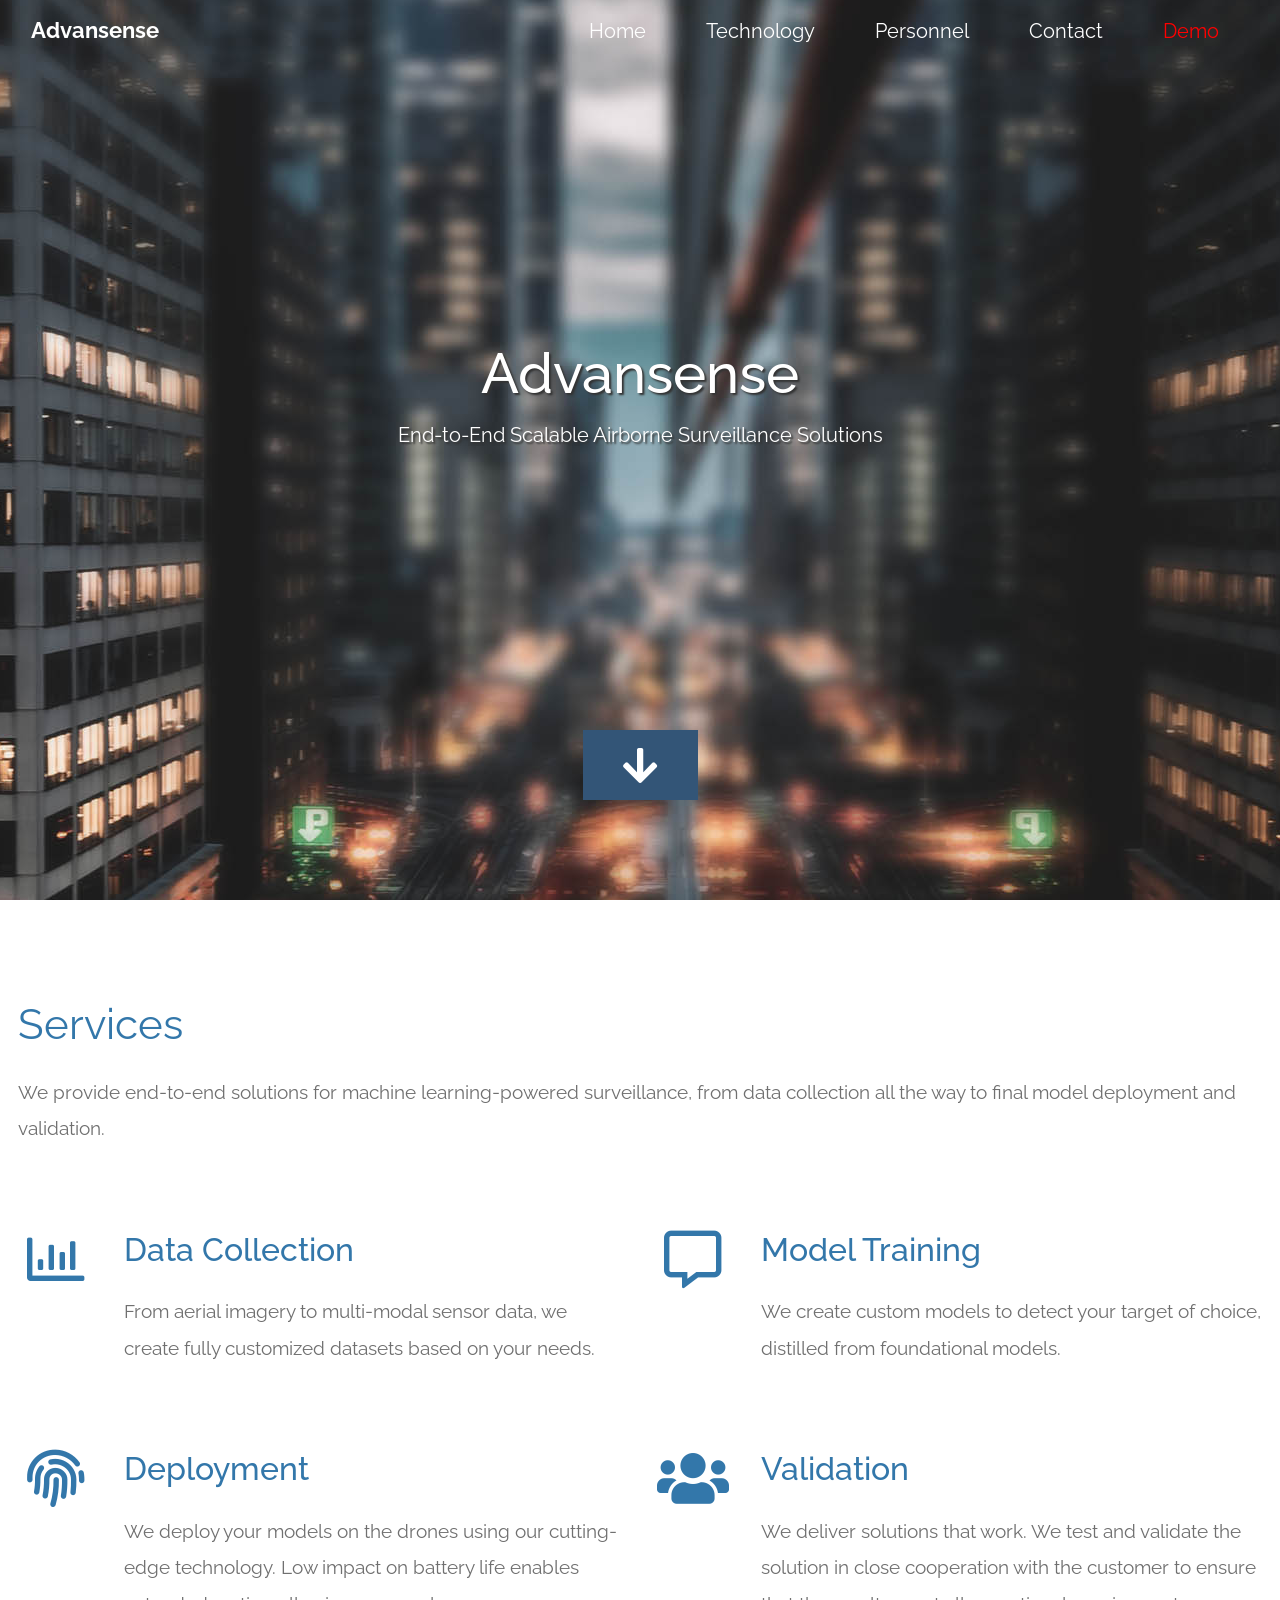
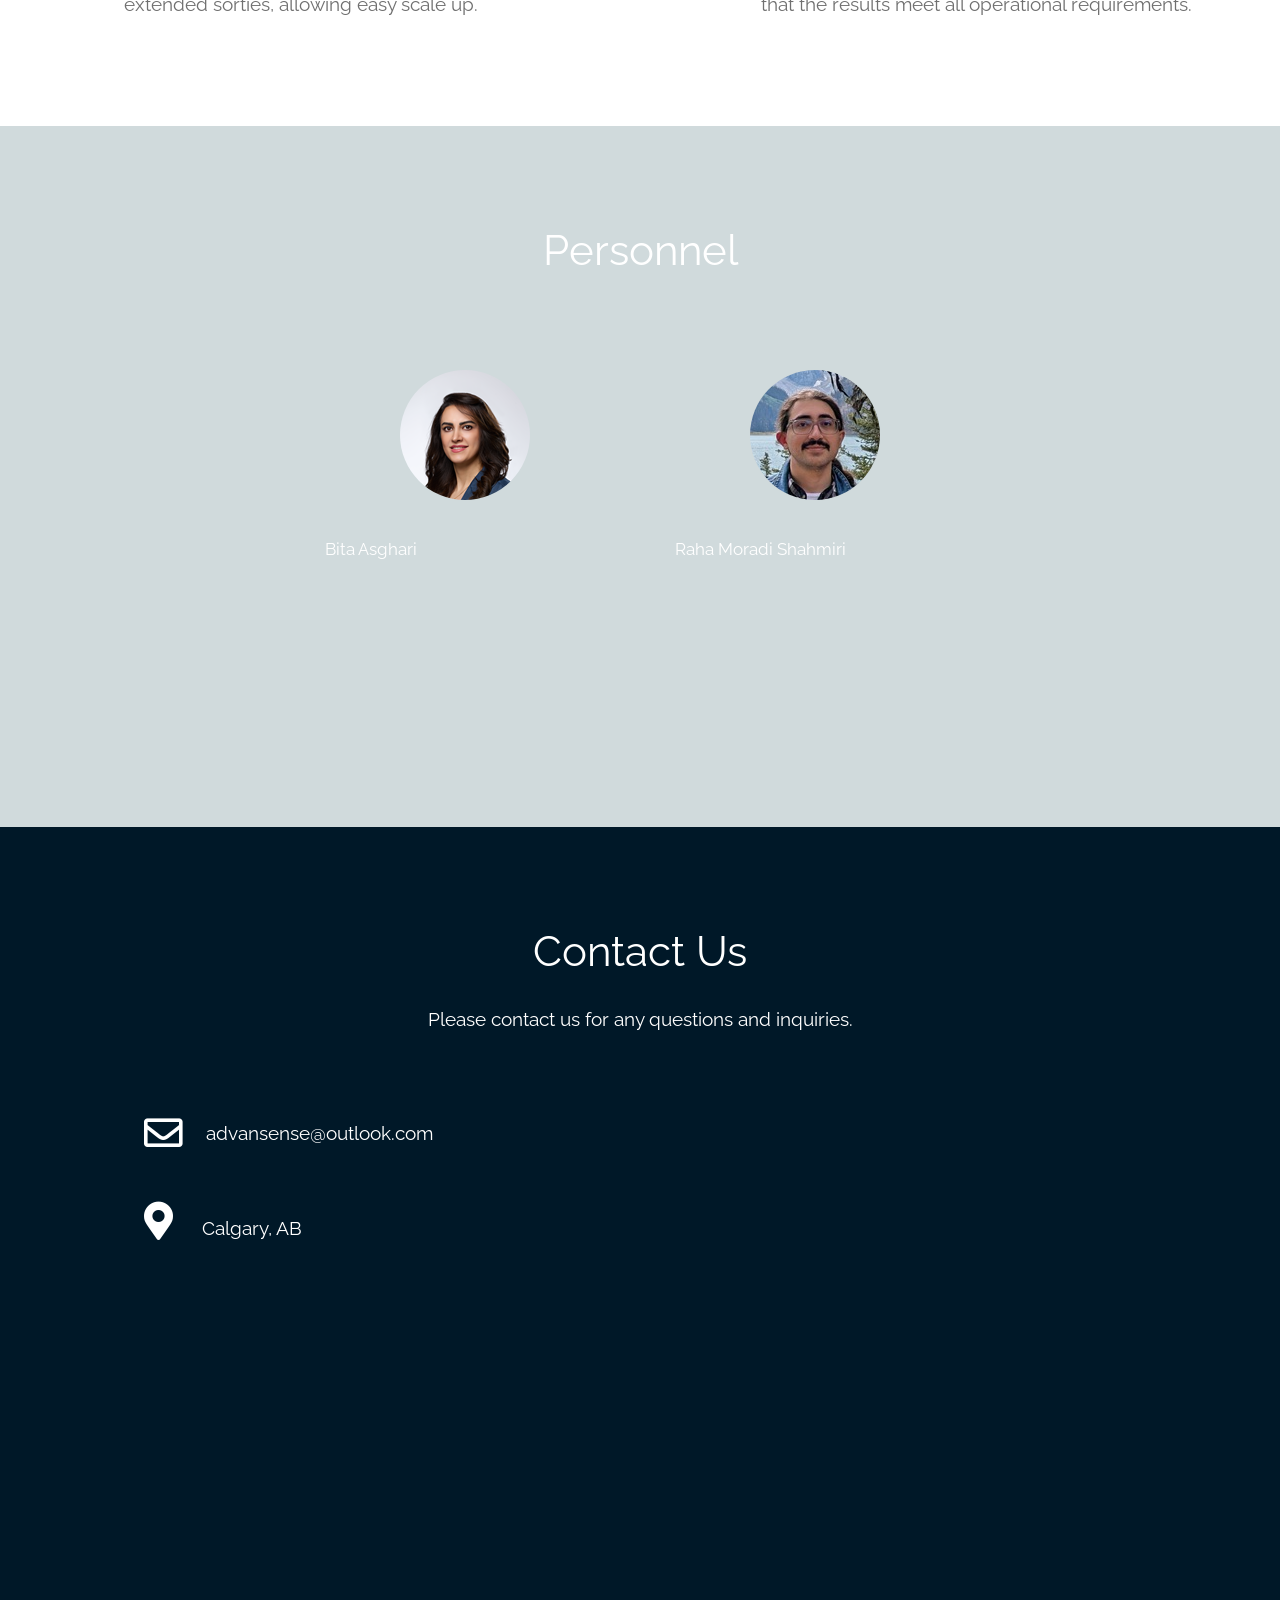
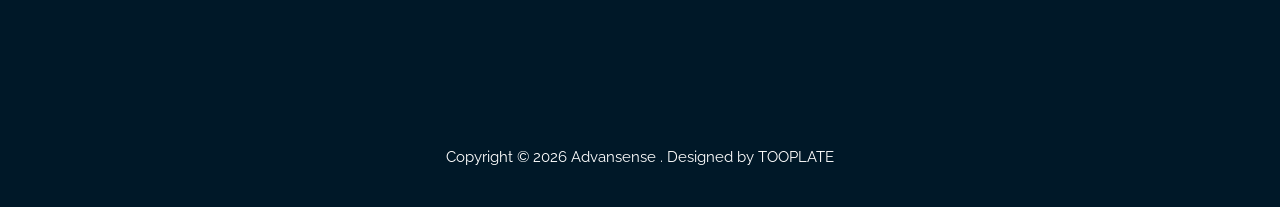
<file: index.html>
<!DOCTYPE html>
<html lang="en">
  <head>
    <meta charset="UTF-8" />
    <meta name="viewport" content="width=device-width, initial-scale=1.0" />
    <meta http-equiv="X-UA-Compatible" content="ie=edge" />
    <title>Advansense</title>
    <link rel="stylesheet" href="fontawesome-5.5/css/all.min.css" />
    <link rel="stylesheet" href="slick/slick.css">
    <link rel="stylesheet" href="slick/slick-theme.css">
    <link rel="stylesheet" href="magnific-popup/magnific-popup.css">
    <link rel="stylesheet" href="css/bootstrap.min.css" />
    <link rel="stylesheet" href="css/tooplate-infinite-loop.css" />
<!--
Tooplate 2117 Infinite Loop
https://www.tooplate.com/view/2117-infinite-loop
-->

  </head>
  <body>    
    <!-- Hero section -->
    <section id="infinite" class="text-white tm-font-big tm-parallax">
      <!-- Navigation -->
      <nav class="navbar navbar-expand-md tm-navbar" id="tmNav">              
        <div class="container">   
          <div class="tm-next">
              <a href="#infinite" class="navbar-brand">Advansense</a>
          </div>             
            
          <button class="navbar-toggler" type="button" data-toggle="collapse" data-target="#navbarSupportedContent" aria-controls="navbarSupportedContent" aria-expanded="false" aria-label="Toggle navigation">
            <i class="fas fa-bars navbar-toggler-icon"></i>
          </button>
          <div class="collapse navbar-collapse" id="navbarSupportedContent">
            <ul class="navbar-nav ml-auto">
              <li class="nav-item">
                  <a class="nav-link tm-nav-link" href="#infinite">Home</a>
              </li>
              <li class="nav-item">
                  <a class="nav-link tm-nav-link" href="#whatwedo">Technology</a>
              </li>
              <li class="nav-item">
                <a class="nav-link tm-nav-link" href="#testimonials">Personnel</a>
              </li>
			  <!--
              <li class="nav-item">
                  <a class="nav-link tm-nav-link" href="#gallery">Gallery</a>
              </li>
			  -->
              <li class="nav-item">
                  <a class="nav-link tm-nav-link" href="#contact">Contact</a>
              </li> 
              <li class="nav-item">
                  <a class="nav-link tm-nav-link--special" href="mission-studio-demo/index.html">Demo</a>
              </li>                    
            </ul>
          </div>        
        </div>
      </nav>
      
      <div class="text-center tm-hero-text-container">
        <div class="tm-hero-text-container-inner">
            <h2 class="tm-hero-title">Advansense</h2>
            <p class="tm-hero-subtitle">
              End-to-End Scalable Airborne Surveillance Solutions
            </p>
        </div>        
      </div>

      <div class="tm-next tm-intro-next">
        <a href="#whatwedo" class="text-center tm-down-arrow-link">
          <i class="fas fa-2x fa-arrow-down tm-down-arrow"></i>
        </a>
      </div>      
    </section>

    <section id="whatwedo" class="tm-section-pad-top">
      
      <div class="container">

            <div class="row tm-content-box"><!-- first row -->
                <div class="col-lg-12 col-xl-12">
                    <div class="tm-intro-text-container">
                        <h2 class="tm-text-primary mb-4 tm-section-title">Services</h2>
                        <p class="mb-4 tm-intro-text">
						We provide end-to-end solutions for machine learning-powered surveillance, from data collection all the way to final model deployment and validation. 
                        </p>
                    </div>
                </div>

            </div><!-- first row -->
            
            <div class="row tm-content-box"><!-- second row -->
        		<div class="col-lg-1">
                    <i class="far fa-3x fa-chart-bar text-center tm-icon"></i>
                </div>
                <div class="col-lg-5">
                    <div class="tm-intro-text-container">
                        <h2 class="tm-text-primary mb-4">Data Collection</h2>
                        <p class="mb-4 tm-intro-text">
                        From aerial imagery to multi-modal sensor data, we create fully customized datasets based on your needs. 
						</p>
                    </div>
                </div>
                
                <div class="col-lg-1">
                    <i class="far fa-3x fa-comment-alt text-center tm-icon"></i>
                </div>
                <div class="col-lg-5">
                    <div class="tm-intro-text-container">
                        <h2 class="tm-text-primary mb-4">Model Training</h2>
                        <p class="mb-4 tm-intro-text">
						We create custom models to detect your target of choice, distilled from foundational models. 
                        </p>
                    </div>
                </div>

            </div><!-- second row -->
            
            <div class="row tm-content-box"><!-- third row -->
        		<div class="col-lg-1">
                    <i class="fas fa-3x fa-fingerprint text-center tm-icon"></i>
                </div>
                <div class="col-lg-5">
                    <div class="tm-intro-text-container">
                        <h2 class="tm-text-primary mb-4">Deployment</h2>
                        <p class="mb-4 tm-intro-text">
						We deploy your models on the drones using our cutting-edge technology. Low impact on battery life enables extended sorties, allowing easy scale up. 
                        </p>
                    </div>
                </div>
                
                <div class="col-lg-1">
                    <i class="fas fa-3x fa-users text-center tm-icon"></i>
                </div>
                <div class="col-lg-5">
                    <div class="tm-intro-text-container">
                      <h2 class="tm-text-primary mb-4">Validation</h2>
                        <p class="mb-4 tm-intro-text">
						We deliver solutions that work. We test and validate the solution in close cooperation with the customer to ensure that the results meet all operational requirements. 
						</p>
                    </div>
                </div>

            </div><!-- third row -->

        </div>
      
    </section>
    
    <section id="testimonials" class="tm-section-pad-top tm-parallax-2">      
      <div class="container tm-testimonials-content">
        <div class="row">
          <div class="col-lg-12 tm-content-box">
            <h2 class="text-white text-center mb-4 tm-section-title">Personnel</h2>
            <p class="mx-auto tm-section-desc text-center">
              </p>
            <div class="mx-auto tm-gallery-container tm-gallery-container-2">
              <div class="tm-testimonials-carousel">
                <figure class="tm-testimonial-item">
                  <img src="img/bita.png" alt="Image" class="img-fluid mx-auto">
                  <blockquote>Bita Asghari</blockquote>
                  <figcaption><!-- --></figcaption>
                </figure>

                <figure class="tm-testimonial-item">
                  <img src="img/raha.jpg" alt="Image" class="img-fluid mx-auto">
                  <blockquote>Raha Moradi Shahmiri</blockquote>
                  <figcaption><!-- --></figcaption>
                </figure>
<!--
                <figure class="tm-testimonial-item">
                  <img src="img/testimonial-img-03.jpg" alt="Image" class="img-fluid mx-auto">
                  <blockquote>Nulla finibus ligula nec tortor convallis tincidunt. Interdum et malesuada fames ac ante ipsum primis in faucibus.</blockquote>
                  <figcaption>Sandar Soft (Marketing)</figcaption>
                </figure>

                <figure class="tm-testimonial-item">
                  <img src="img/testimonial-img-04.jpg" alt="Image" class="img-fluid mx-auto">
                  <blockquote>Curabitur rutrum pharetra lobortis. Pellentesque vehicula, velit quis eleifend fermentum, erat arcu aliquet neque.</blockquote>
                  <figcaption>Oliva Htoo (Designer)</figcaption>
                </figure>

                <figure class="tm-testimonial-item">
                  <img src="img/testimonial-img-02.jpg" alt="Image" class="img-fluid mx-auto">
                  <blockquote>Integer sit amet risus et erat imperdiet finibus. Nam lacus nunc, vulputate id ex eget, euismod auctor augue.</blockquote>
                  <figcaption>Jacob Joker (CTO)</figcaption>
                </figure>
-->
              </div>
            </div>
          </div>
        </div>
      </div>
      <div class="tm-bg-overlay"></div>
    </section>
    
	<!--
    <section id="gallery" class="tm-section-pad-top">
      <div class="container tm-container-gallery">
        <div class="row">
          <div class="text-center col-12">
              <h2 class="tm-text-primary tm-section-title mb-4">Gallery</h2>
              <p class="mx-auto tm-section-desc">
                Praesent sed pharetra lorem, blandit convallis mi. Aenean ornare elit ac metus lacinia, sed iaculis nibh semper. Pellentesque est urna, lobortis eu arcu a, aliquet tristique urna.
              </p>
          </div>            
        </div>
        <div class="row">
            <div class="col-12">
                <div class="mx-auto tm-gallery-container">
                    <div class="grid tm-gallery">
                      <a href="img/gallery-img-01.jpg">
                        <figure class="effect-honey tm-gallery-item">
                          <img src="img/gallery-tn-01.jpg" alt="Image 1" class="img-fluid">
                          <figcaption>
                            <h2><i>Physical Health <span>Exercise!</span></i></h2>
                          </figcaption>
                        </figure>
                      </a>
                      <a href="img/gallery-img-02.jpg">
                        <figure class="effect-honey tm-gallery-item">
                          <img src="img/gallery-tn-02.jpg" alt="Image 2" class="img-fluid">
                          <figcaption>
                            <h2><i>Rain on Glass <span>Second Image</span></i></h2>
                          </figcaption>
                        </figure>
                      </a>
                      <a href="img/gallery-img-03.jpg">
                        <figure class="effect-honey tm-gallery-item">
                          <img src="img/gallery-tn-03.jpg" alt="Image 3" class="img-fluid">
                          <figcaption>
                            <h2><i><span>Sea View</span> Mega City</i></h2>
                          </figcaption>
                        </figure>
                      </a>
                      <a href="img/gallery-img-04.jpg">
                        <figure class="effect-honey tm-gallery-item">
                          <img src="img/gallery-tn-04.jpg" alt="Image 4" class="img-fluid">
                          <figcaption>
                            <h2><i>Dream Girl <span>Thoughts</span></i></h2>
                          </figcaption>
                        </figure>
                      </a>
                      <a href="img/gallery-img-05.jpg">
                        <figure class="effect-honey tm-gallery-item">
                          <img src="img/gallery-tn-05.jpg" alt="Image 5" class="img-fluid">
                          <figcaption>
                            <h2><i><span>Workstation</span> Offices</i></h2>
                          </figcaption>
                        </figure>
                      </a>
                      <a href="img/gallery-img-06.jpg">
                        <figure class="effect-honey tm-gallery-item">
                          <img src="img/gallery-tn-06.jpg" alt="Image 6" class="img-fluid">
                          <figcaption>
                            <h2><i>Just Above <span>The City</span></i></h2>
                          </figcaption>
                        </figure>
                      </a>
                      <a href="img/gallery-img-01.jpg">
                        <figure class="effect-honey tm-gallery-item">
                          <img src="img/gallery-tn-01.jpg" alt="Image 7" class="img-fluid">
                          <figcaption>
                            <h2><i>Another <span>Exercise Time</span></i></h2>
                          </figcaption>
                        </figure>
                      </a>
                      <a href="img/gallery-img-02.jpg">
                        <figure class="effect-honey tm-gallery-item">
                          <img src="img/gallery-tn-02.jpg" alt="Image 8" class="img-fluid">
                          <figcaption>
                            <h2><i>Repeated <span>Image Spot</span></i></h2>
                          </figcaption>
                        </figure>
                      </a>
                    </div>
                </div>                
            </div>        
          </div>
      </div>
    </section>
	-->
	
    <!-- Contact -->
    <section id="contact" class="tm-section-pad-top tm-parallax-2">
    
      <div class="container tm-container-contact">
        
        <div class="row">
            
            <div class="text-center col-12">
                <h2 class="tm-section-title mb-4">Contact Us</h2>
                <p class="mb-5">
                  Please contact us for any questions and inquiries. 
                </p><br>
            </div>
            
			<!--
            <div class="col-sm-12 col-md-6">
              <form action="" method="get">
                <input id="name" name="name" type="text" placeholder="Your Name" class="tm-input" required />
                <input id="email" name="email" type="email" placeholder="Your Email" class="tm-input" required />
                <textarea id="message" name="message" rows="8" placeholder="Message" class="tm-input" required></textarea>
                <button type="submit" class="btn tm-btn-submit">Submit</button>
              </form>
            </div>
			-->
            
            <div class="col-sm-12 col-md-6">
				<!--
                <div class="contact-item">
                  <a rel="nofollow" href="https://www.tooplate.com/contact" class="item-link">
                      <i class="far fa-2x fa-comment mr-4"></i>
                      <span class="mb-0">Chat Online</span>
                  </a>              
                </div>
				-->
                
                <div class="contact-item">
                  <a rel="nofollow" href="mailto:advansense@outlook.com" class="item-link">
                      <i class="far fa-2x fa-envelope mr-4"></i>
                      <span class="mb-0">advansense@outlook.com</span>
                  </a>              
                </div>
                
                <div class="contact-item">
                  <!--<a rel="nofollow" href="https://www.google.com/maps" class="item-link">-->
                      <i class="fas fa-2x fa-map-marker-alt mr-4"></i>
                      <span class="mb-0">Calgary, AB</span>              
                </div>
                
				<!--
                <div class="contact-item">
                  <a rel="nofollow" href="tel:0100200340" class="item-link">
                      <i class="fas fa-2x fa-phone-square mr-4"></i>
                      <span class="mb-0">255-662-5566</span>
                  </a>              
                </div>
				-->
                
                <div class="contact-item">&nbsp;</div>
            
            </div>
            
            
        </div><!-- row ending -->
        
      </div>

      	<footer class="text-center small tm-footer">
          <p class="mb-0">
          Copyright &copy; 2026 Advansense 
          
          . <a rel="nofollow" href="https://www.tooplate.com" title="HTML templates">Designed by TOOPLATE</a></p>
        </footer>

    </section>
    
    <script src="js/jquery-1.9.1.min.js"></script>     
    <script src="slick/slick.min.js"></script>
    <script src="magnific-popup/jquery.magnific-popup.min.js"></script>
    <script src="js/easing.min.js"></script>
    <script src="js/jquery.singlePageNav.min.js"></script>     
    <script src="js/bootstrap.min.js"></script> 
    <script>

      function getOffSet(){
        var _offset = 450;
        var windowHeight = window.innerHeight;

        if(windowHeight > 500) {
          _offset = 400;
        } 
        if(windowHeight > 680) {
          _offset = 300
        }
        if(windowHeight > 830) {
          _offset = 210;
        }

        return _offset;
      }

      function setParallaxPosition($doc, multiplier, $object){
        var offset = getOffSet();
        var from_top = $doc.scrollTop(),
          bg_css = 'center ' +(multiplier * from_top - offset) + 'px';
        $object.css({"background-position" : bg_css });
      }

      // Parallax function
      // Adapted based on https://codepen.io/roborich/pen/wpAsm        
      var background_image_parallax = function($object, multiplier, forceSet){
        multiplier = typeof multiplier !== 'undefined' ? multiplier : 0.5;
        multiplier = 1 - multiplier;
        var $doc = $(document);
        // $object.css({"background-attatchment" : "fixed"});

        if(forceSet) {
          setParallaxPosition($doc, multiplier, $object);
        } else {
          $(window).scroll(function(){          
            setParallaxPosition($doc, multiplier, $object);
          });
        }
      };

      var background_image_parallax_2 = function($object, multiplier){
        multiplier = typeof multiplier !== 'undefined' ? multiplier : 0.5;
        multiplier = 1 - multiplier;
        var $doc = $(document);
        $object.css({"background-attachment" : "fixed"});
        
        $(window).scroll(function(){
          if($(window).width() > 768) {
            var firstTop = $object.offset().top,
                pos = $(window).scrollTop(),
                yPos = Math.round((multiplier * (firstTop - pos)) - 186);              

            var bg_css = 'center ' + yPos + 'px';

            $object.css({"background-position" : bg_css });
          } else {
            $object.css({"background-position" : "center" });
          }
        });
      };
      
      $(function(){
        // Hero Section - Background Parallax
        background_image_parallax($(".tm-parallax"), 0.30, false);
        background_image_parallax_2($("#contact"), 0.80);   
        background_image_parallax_2($("#testimonials"), 0.80);   
        
        // Handle window resize
        window.addEventListener('resize', function(){
          background_image_parallax($(".tm-parallax"), 0.30, true);
        }, true);

        // Detect window scroll and update navbar
        $(window).scroll(function(e){          
          if($(document).scrollTop() > 120) {
            $('.tm-navbar').addClass("scroll");
          } else {
            $('.tm-navbar').removeClass("scroll");
          }
        });
        
        // Close mobile menu after click 
        $('#tmNav a').on('click', function(){
          $('.navbar-collapse').removeClass('show'); 
        })

        // Scroll to corresponding section with animation
        $('#tmNav').singlePageNav({
          'easing': 'easeInOutExpo',
          'speed': 600, 
          'filter': 'a[href^="#"]'
        });        
        
        // Add smooth scrolling to all links
        // https://www.w3schools.com/howto/howto_css_smooth_scroll.asp
        $("a").on('click', function(event) {
          if (this.hash !== "") {
            event.preventDefault();
            var hash = this.hash;

            $('html, body').animate({
              scrollTop: $(hash).offset().top
            }, 600, 'easeInOutExpo', function(){
              window.location.hash = hash;
            });
          } // End if
        });

        // Pop up
        $('.tm-gallery').magnificPopup({
          delegate: 'a',
          type: 'image',
          gallery: { enabled: true }
        });

        $('.tm-testimonials-carousel').slick({
          dots: true,
          prevArrow: false,
          nextArrow: false,
          infinite: false,
          slidesToShow: 3,
          slidesToScroll: 1,
          responsive: [
            {
              breakpoint: 992,
              settings: {
                slidesToShow: 2
              }
            },
            {
              breakpoint: 768,
              settings: {
                slidesToShow: 2
              }
            }, 
            {
              breakpoint: 480,
              settings: {
                  slidesToShow: 1
              }                 
            }
          ]
        });

        // Gallery
        $('.tm-gallery').slick({
          dots: true,
          infinite: false,
          slidesToShow: 5,
          slidesToScroll: 2,
          responsive: [
          {
            breakpoint: 1199,
            settings: {
              slidesToShow: 4,
              slidesToScroll: 2
            }
          },
          {
            breakpoint: 991,
            settings: {
              slidesToShow: 3,
              slidesToScroll: 2
            }
          },
          {
            breakpoint: 767,
            settings: {
              slidesToShow: 2,
              slidesToScroll: 1
            }
          },
          {
            breakpoint: 480,
            settings: {
              slidesToShow: 1,
              slidesToScroll: 1
            }
          }
        ]
        });
      });
    </script>
  </body>
</html>
</file>
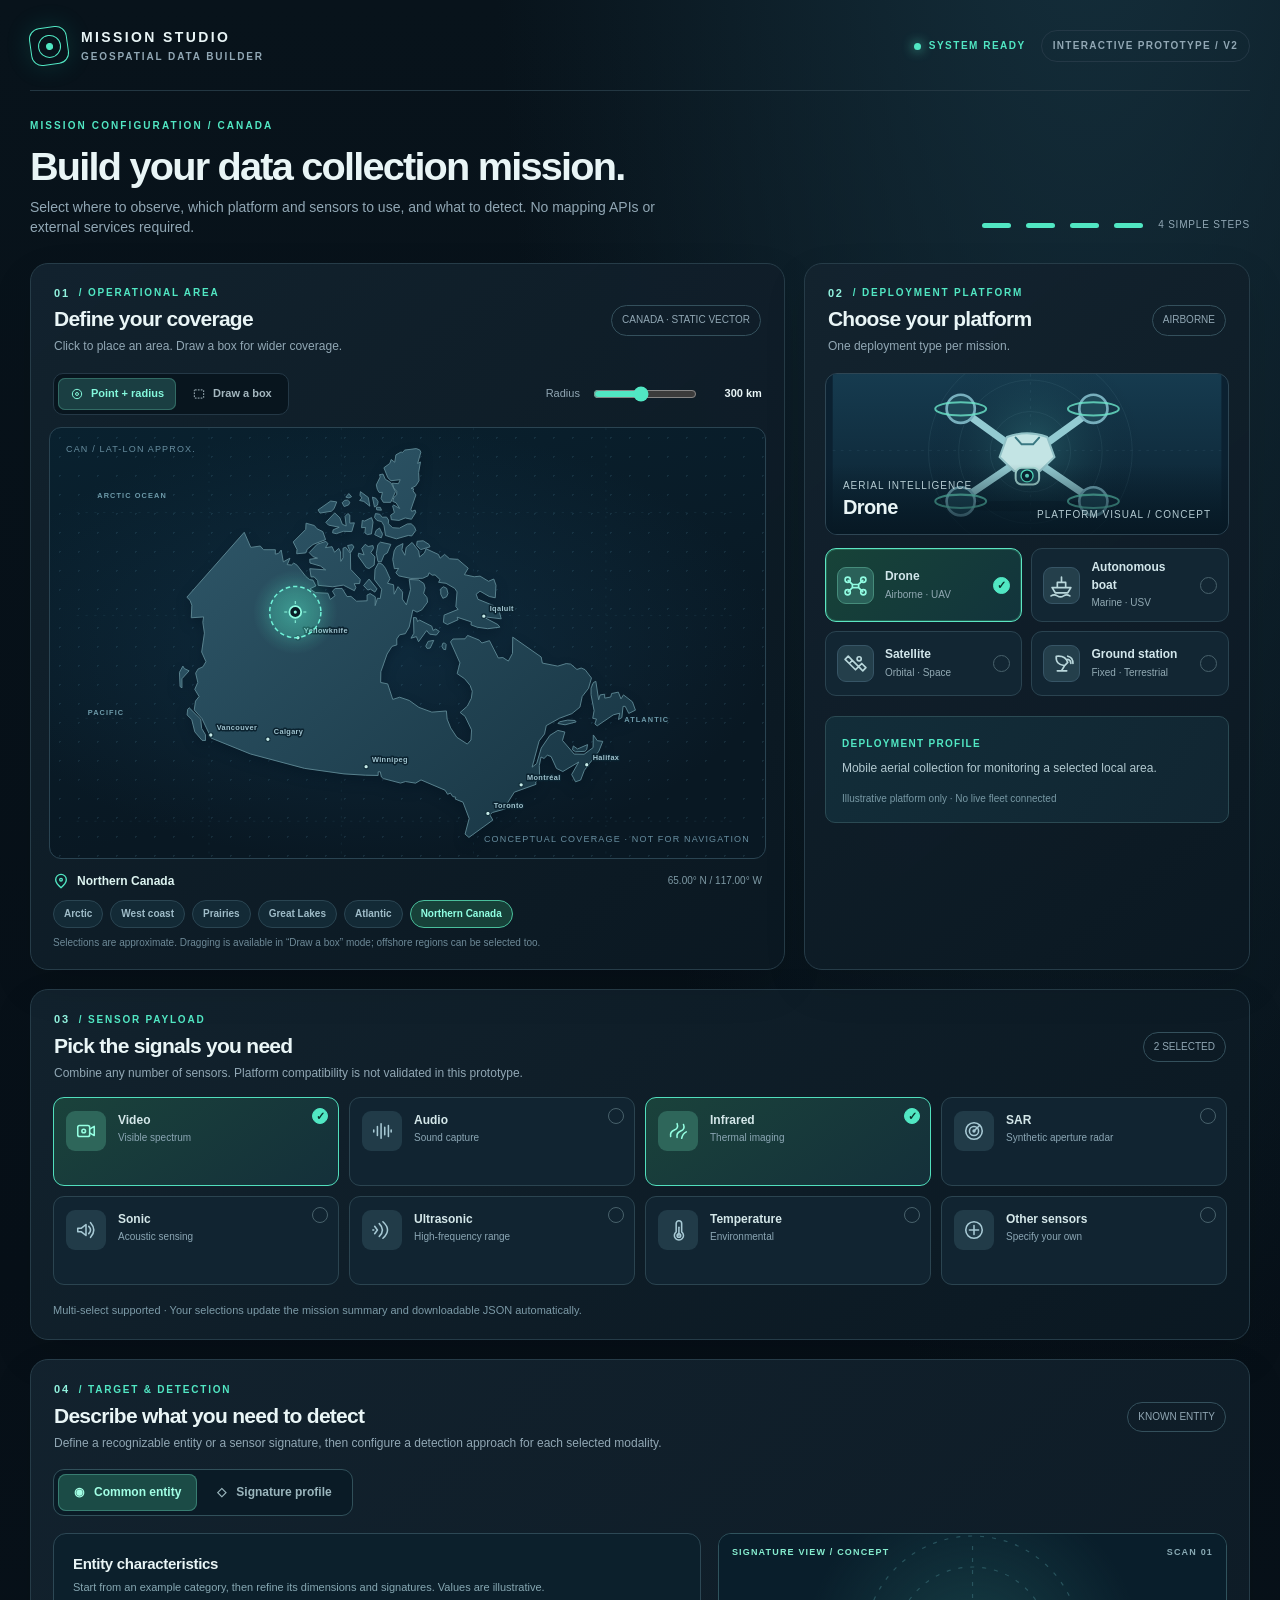
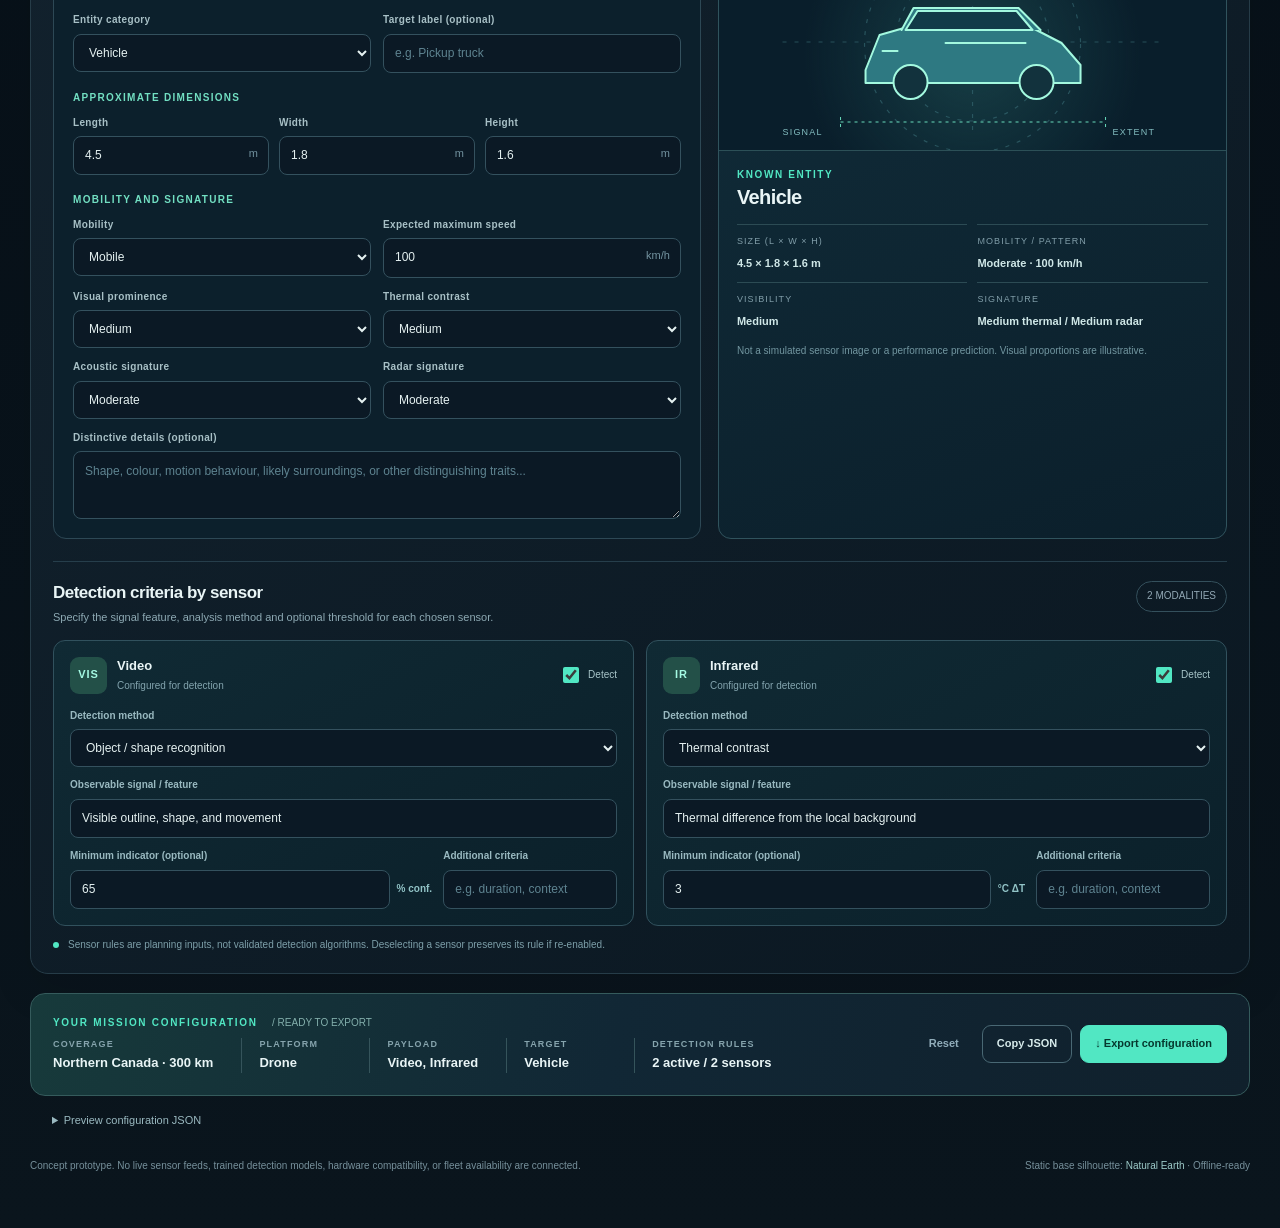
<file: mission-studio-demo/index.html>
<!doctype html>
<html lang="en">
<head>
<meta charset="utf-8" />
<meta name="viewport" content="width=device-width,initial-scale=1" />
<meta name="color-scheme" content="dark" />
<title>Mission Studio — Geospatial Data Configurator</title>
<style>
:root{--bg:#071018;--panel:#0e1b26;--panel2:#101f2c;--line:#243846;--line2:#34505c;--txt:#e9f5f6;--muted:#91a7b4;--mint:#51e7c3;--mint2:#18a99b;--blue:#8abed3;--amber:#eac485;--max:1510px;--radius:18px}
*{box-sizing:border-box}html{scroll-behavior:smooth}body{margin:0;background:radial-gradient(ellipse at 85% -10%,#15303d 0,transparent 39%),linear-gradient(180deg,#08131b,#071018 45%,#0a151d);color:var(--txt);font-family:Inter,ui-sans-serif,-apple-system,BlinkMacSystemFont,"Segoe UI",sans-serif;font-size:14px;line-height:1.45;min-height:100vh}button,input{font:inherit}button{cursor:pointer}button:focus-visible,input:focus-visible{outline:2px solid var(--mint);outline-offset:3px}button:disabled{cursor:not-allowed;opacity:.45}.shell{max-width:var(--max);margin:auto;padding:27px 30px 54px}
.header{display:flex;justify-content:space-between;align-items:center;gap:24px;padding-bottom:25px;border-bottom:1px solid #233742}.brand{display:flex;gap:13px;align-items:center}.brand-symbol{position:relative;width:38px;height:38px;border:1.5px solid var(--mint);border-radius:11px;transform:rotate(-8deg);display:grid;place-items:center;box-shadow:0 0 26px #1bd2b426}.brand-symbol:before,.brand-symbol:after{content:"";position:absolute;border:1px solid var(--mint);border-radius:50%}.brand-symbol:before{width:21px;height:21px}.brand-symbol:after{width:5px;height:5px;background:var(--mint)}.brand-name{font-weight:800;letter-spacing:.17em;font-size:14px}.brand-sub{font-size:10px;letter-spacing:.19em;color:var(--muted);font-weight:700;margin-top:3px}.header-right{display:flex;align-items:center;gap:15px}.status{color:var(--mint);display:flex;align-items:center;gap:8px;text-transform:uppercase;font-size:10px;letter-spacing:.15em;font-weight:700}.status b{width:7px;height:7px;border-radius:50%;background:var(--mint);box-shadow:0 0 12px var(--mint)}.prototype{font-size:10px;letter-spacing:.13em;border:1px solid var(--line);border-radius:20px;padding:8px 11px;color:var(--muted);font-weight:700}.hero{padding:28px 0 25px;display:flex;align-items:end;justify-content:space-between;gap:20px}.hero .eyebrow{color:var(--mint);text-transform:uppercase;font-size:10px;font-weight:800;letter-spacing:.21em;margin-bottom:10px}.hero h1{font-size:clamp(28px,3.1vw,42px);margin:0;line-height:1.12;letter-spacing:-.045em;font-weight:760}.hero p{margin:9px 0 0;color:var(--muted);font-size:14px;max-width:640px}.progress{display:flex;gap:7px;align-items:center;padding-bottom:5px}.progress .step{height:5px;width:29px;border-radius:8px;background:#2d4651}.progress .step.done{background:var(--mint)}.progress span{font-size:10px;color:var(--muted);letter-spacing:.08em;margin-left:8px}
.primary-grid{display:grid;grid-template-columns:minmax(0,1.32fr) minmax(360px,.78fr);gap:19px;align-items:stretch}.panel{background:linear-gradient(140deg,rgba(19,35,47,.94),rgba(11,24,34,.97));border:1px solid #263c48;border-radius:var(--radius);box-shadow:0 17px 44px #00000019;overflow:hidden;min-width:0}.panel-head{display:flex;justify-content:space-between;align-items:center;gap:15px;padding:22px 23px 17px}.step-label{display:flex;align-items:center;gap:9px;color:var(--mint);font-size:10px;font-weight:800;letter-spacing:.18em;text-transform:uppercase}.step-label .num{color:#91f2de;font-size:11px}.panel h2{font-size:21px;letter-spacing:-.035em;margin:6px 0 0;line-height:1.18}.section-desc{font-size:12px;color:var(--muted);margin-top:6px}.pill{padding:7px 10px;border:1px solid var(--line2);border-radius:20px;font-size:10px;color:var(--muted);white-space:nowrap}.map-controls{display:flex;justify-content:space-between;align-items:center;gap:10px;padding:0 22px 12px;flex-wrap:wrap}.modes{display:flex;gap:4px;border:1px solid var(--line);border-radius:10px;padding:4px;background:#07141de0}.mode{border:0;color:#a5b8c0;background:transparent;border-radius:7px;padding:8px 12px;display:flex;align-items:center;gap:7px;font-size:11px;font-weight:650}.mode svg{width:14px;height:14px}.mode.active{background:#1a3e42;color:#84f8dc;box-shadow:inset 0 0 0 1px #326b64}.radius-control{display:flex;align-items:center;gap:11px;color:var(--muted);font-size:11px}.radius-control input{accent-color:var(--mint);width:104px}.radius-control strong{color:var(--txt);min-width:52px;text-align:right;font-variant-numeric:tabular-nums}.map-panel{display:flex;flex-direction:column}.map-frame{position:relative;margin:0 18px;background:radial-gradient(ellipse at 45% 50%,#12354c9e,transparent 72%),linear-gradient(165deg,#09212f,#091823 70%);border:1px solid #2a4452;border-radius:12px;overflow:hidden;flex:1;min-height:300px}.map-frame:before{content:"";position:absolute;inset:0;z-index:0;background-image:radial-gradient(#61a2bc24 1px,transparent 1px);background-size:19px 19px;pointer-events:none}.map-svg{display:block;width:100%;height:100%;min-height:280px;max-height:430px;position:relative;z-index:1;touch-action:none;cursor:crosshair;user-select:none}.land{fill:#234252;stroke:#5e8995;stroke-width:1.25;stroke-linejoin:round;fill-rule:evenodd;filter:drop-shadow(0 8px 8px #00101f5b)}.map-grid{stroke:#467588;stroke-width:1;stroke-dasharray:3 9;opacity:.21;fill:none;pointer-events:none}.city-dot{fill:#c7ebe8;stroke:#102e3b;stroke-width:1.5}.city-text{font-size:10px;fill:#a2c5d0;letter-spacing:.05em;font-weight:550;paint-order:stroke;stroke:#0b2330;stroke-width:4;stroke-linejoin:round}.map-small{font-size:10px;fill:#6d9aa9;letter-spacing:.15em;font-weight:650}.area-circle{fill:#4de2bf24;stroke:#70f3d8;stroke-width:2;stroke-dasharray:6 4;filter:drop-shadow(0 0 7px #34ecc650)}.area-outline{fill:#4de2bf20;stroke:#70f3d8;stroke-width:2;stroke-dasharray:7 4}.center-marker{fill:#071c25;stroke:#8dfbe1;stroke-width:2.4}.center-inner{fill:#8dfbe1}.map-hit{fill:transparent;cursor:crosshair}.map-svg.drawing .map-hit{cursor:crosshair}.map-corner{position:absolute;color:#678d9f;font-size:9px;letter-spacing:.13em;pointer-events:none}.map-corner.top{top:15px;left:16px}.map-corner.bot{bottom:12px;right:15px}.map-bottom{padding:14px 22px 18px}.presets{display:flex;gap:7px;flex-wrap:wrap;margin-top:10px}.preset{background:#132a36;color:#9fbcc8;border:1px solid #2a4552;border-radius:17px;padding:6px 10px;font-size:10px;font-weight:650;transition:.18s}.preset:hover,.preset.active{color:#91ffe3;border-color:#4abf9c;background:#174139}.selection-bar{display:flex;align-items:center;gap:9px;justify-content:space-between;flex-wrap:wrap}.selection-status{display:flex;gap:8px;align-items:center;font-size:11px;color:#b4c9d0}.selection-status svg{color:var(--mint)}.selection-location{font-size:12px;font-weight:700;color:#ddf4f1}.map-note{font-size:10px;color:#6d8997;margin-top:8px}
.platform-body{padding:0 20px 20px}.platform-preview{position:relative;border:1px solid #2e4654;border-radius:12px;overflow:hidden;background:#0b2131}.platform-preview svg{display:block;width:100%;height:auto;aspect-ratio: 2.5/1}.preview-glass{position:absolute;inset:auto 0 0;display:flex;align-items:end;justify-content:space-between;padding:15px 17px 12px;background:linear-gradient(transparent,#061722d9);pointer-events:none}.preview-glass .big{font-size:20px;font-weight:760;letter-spacing:-.03em}.preview-glass .small{font-size:10px;color:#b4cbd2;text-transform:uppercase;letter-spacing:.1em}.orbit-rotor{animation:spin 5s linear infinite;transform-origin:center}@keyframes spin{to{transform:rotate(360deg)}}.orbit{animation:orb 2.8s ease-in-out infinite alternate}@keyframes orb{to{opacity:.27}}.platform-grid{display:grid;grid-template-columns:repeat(2,minmax(0,1fr));gap:9px;margin-top:13px}.platform-option{display:flex;align-items:center;gap:11px;text-align:left;color:#d2e6eb;border:1px solid #2a4350;background:#122633;border-radius:11px;min-height:65px;padding:10px 11px;position:relative;transition:.17s}.platform-option:hover{border-color:#5b8b91;background:#1a3440}.platform-option.active{border-color:#5ce6c3;background:linear-gradient(135deg,#174338,#12343c);box-shadow:inset 0 0 0 1px #53dda23b}.platform-option .iconbox{width:37px;height:37px;border-radius:9px;flex:none;display:grid;place-items:center;background:#243f4b;border:1px solid #375566}.platform-option.active .iconbox{background:#2a6159;border-color:#468c7b}.platform-option svg{stroke:#b9d7db;fill:none;stroke-width:1.6;stroke-linecap:round;stroke-linejoin:round}.platform-option.active svg{stroke:#91fce2}.platform-option strong{display:block;font-size:12px}.platform-option small{display:block;color:#91a9b3;font-size:10px;margin-top:2px}.check{border:1px solid #48616b;color:transparent;display:grid;place-items:center;border-radius:50%;width:17px;height:17px;flex:none;margin-left:auto;font-size:11px;font-weight:800}.active .check{background:var(--mint);border-color:var(--mint);color:#07312a}
.platform-insight{margin-top:20px;padding:15px 16px;border:1px solid #2b4a53;border-radius:10px;background:linear-gradient(120deg,#122d39,#112632)}.platform-insight small{font-size:10px;letter-spacing:.13em;color:var(--mint);font-weight:750}.platform-insight p{font-size:12px;line-height:1.55;color:#b2c9d0;margin:7px 0 9px}.platform-insight .micro{font-size:10px;color:#7899a5}.sensors-section{margin-top:19px}.sensors-head{padding-bottom:15px}.sensor-grid{display:grid;grid-template-columns:repeat(4,minmax(0,1fr));gap:10px;padding:0 22px 18px}.sensor{border:1px solid #2b4450;border-radius:11px;background:#112431;color:#d4e7e9;min-height:89px;padding:13px 12px;text-align:left;display:flex;align-items:flex-start;gap:12px;position:relative;transition:.17s}.sensor:hover{background:#193442;border-color:#52838b}.sensor.active{border-color:#51dfbd;background:linear-gradient(145deg,#1a423b,#14303a)}.sensor .sensor-ico{width:40px;height:40px;display:grid;place-items:center;flex:none;background:#213b48;border-radius:9px}.sensor.active .sensor-ico{background:#2e665a}.sensor-ico svg{width:22px;height:22px;stroke:#a7c9d4;fill:none;stroke-width:1.7;stroke-linecap:round;stroke-linejoin:round}.sensor.active .sensor-ico svg{stroke:#95ffe2}.sensor-txt{min-width:0}.sensor-txt strong{display:block;font-size:12px;margin:1px 0 2px}.sensor-txt small{display:block;font-size:10px;color:#8ba6b4}.sensor .check{position:absolute;right:10px;top:10px;width:16px;height:16px}.sensor-extra{padding:0 22px 20px;display:none}.sensor-extra.visible{display:flex;align-items:center;gap:13px}.sensor-extra label{font-size:11px;color:#a6bac3;min-width:126px}.sensor-extra input{flex:1;min-width:0;background:#091924;border:1px solid #355460;border-radius:8px;color:#eaf3f5;padding:10px 12px;font-size:12px}.sensor-hint{font-size:11px;color:#7c9aa7;margin:0 22px 20px}
.summary{display:grid;grid-template-columns:minmax(0,1fr) auto;gap:16px;align-items:center;padding:22px;margin-top:19px;border:1px solid #355b5c;border-radius:15px;background:linear-gradient(105deg,#173a3b,#112735 48%,#10202c)}.summary-items{display:flex;gap:28px;align-items:center;flex-wrap:wrap}.summary-title{font-size:10px;font-weight:800;letter-spacing:.17em;color:var(--mint);margin-bottom:8px}.summary-item{border-left:1px solid #35545b;padding-left:17px;min-width:100px}.summary-item:first-child{border:0;padding:0}.summary-item small{display:block;color:#86a4ad;text-transform:uppercase;font-size:9px;letter-spacing:.13em;font-weight:700;margin-bottom:3px}.summary-item strong{display:block;font-size:13px;max-width:290px;white-space:nowrap;overflow:hidden;text-overflow:ellipsis}.summary-actions{display:flex;gap:8px;flex-wrap:wrap;justify-content:end}.btn{border-radius:9px;border:1px solid #496874;background:transparent;color:#d7ebeb;padding:10px 14px;font-size:11px;font-weight:750;transition:.16s}.btn:hover{border-color:#83b3b0;background:#153a40}.btn.primary{border-color:var(--mint);background:var(--mint);color:#06392f}.btn.primary:hover{background:#9ff5d9}.btn.subtle{border-color:transparent;color:#91adba}.footer{display:flex;justify-content:space-between;gap:20px;align-items:center;padding-top:18px;font-size:10px;color:#76909b}.footer a{color:#9dcbc9;text-decoration:none}.footer a:hover{text-decoration:underline}.details{margin-top:17px;padding:0 22px}.details summary{cursor:pointer;color:#9ab9c0;font-size:11px;padding-bottom:12px}.details pre{margin:0 0 20px;background:#071721;border:1px solid #304a56;color:#b4ddd4;border-radius:10px;padding:15px;overflow:auto;font-size:11px;line-height:1.7;max-height:230px}.toast{position:fixed;right:24px;bottom:24px;z-index:5;background:#d6ffee;border:1px solid #73d6ad;border-radius:10px;color:#0b4134;padding:12px 16px;box-shadow:0 8px 30px #0007;display:none;font-size:12px;font-weight:700}.toast.show{display:block}.small-scope{font-size:10px;color:#7e9aa5}.region-indicator{font-weight:700;color:#83e5d1}
@media(max-width:1180px){.shell{padding:23px 18px}.primary-grid{grid-template-columns:minmax(0,1.15fr) minmax(335px,.85fr)}.sensor-grid{grid-template-columns:repeat(4,minmax(0,1fr))}.sensor{gap:7px;padding:10px}.sensor .sensor-ico{width:32px;height:32px}.sensor-txt small{font-size:9px}.summary{grid-template-columns:1fr}.summary-actions{justify-content:start}.summary-item strong{max-width:180px}}
@media(max-width:880px){.primary-grid{grid-template-columns:1fr}.map-svg{max-height:490px}.platform-body{display:grid;grid-template-columns:1.03fr .97fr;gap:14px}.platform-grid{margin-top:0}.platform-preview svg{height:100%;aspect-ratio:auto}.platform-preview{min-height:178px}.sensor-grid{grid-template-columns:repeat(2,minmax(0,1fr))}.summary-items{gap:16px}.hero{align-items:start}}
@media(max-width:580px){.shell{padding:18px 12px 35px}.header{padding-bottom:16px}.brand-name{font-size:12px}.header-right .status{display:none}.hero{padding:24px 2px 20px}.hero h1{font-size:30px}.hero p{font-size:12px}.progress{display:none}.panel-head{padding:18px 15px 16px}.panel h2{font-size:19px}.map-controls{padding:0 14px 12px}.map-frame{margin:0 9px;min-height:230px}.map-svg{min-height:225px}.map-bottom{padding:12px 14px 18px}.platform-body{padding:0 13px 15px;grid-template-columns:1fr}.platform-preview svg{aspect-ratio:2.5/1}.platform-grid{margin-top:0}.sensor-grid{padding:0 12px 14px;gap:7px}.sensor{min-height:84px;padding:9px 8px;gap:7px}.sensor .sensor-ico{width:31px;height:31px}.sensor-txt strong{font-size:11px}.sensor-txt small{font-size:9px}.sensor-hint{margin:0 13px 15px}.sensor-extra{padding:0 12px 14px;flex-direction:column;align-items:stretch}.summary{padding:17px;gap:18px}.summary-items{gap:13px}.summary-item{padding-left:12px;min-width:85px}.summary-item strong{font-size:11px;max-width:125px}.summary-actions .btn{flex:1}.footer{flex-direction:column;align-items:start;gap:8px}}
@media(prefers-reduced-motion:reduce){*,*:before,*:after{animation:none!important;transition:none!important}}

/* TARGET DEFINITION / SENSOR DETECTION */
.target-section{margin-top:19px}.target-tabs{display:inline-flex;margin:0 22px 17px;padding:4px;border:1px solid #31505a;border-radius:11px;background:#0a1b26;gap:4px}.target-tab{padding:10px 16px;background:transparent;color:#9bb6bd;border:0;border-radius:8px;font-weight:720;font-size:12px}.target-tab.active{background:#1b4b46;color:#a2ffe5;box-shadow:inset 0 0 0 1px #387d71}.target-layout{display:grid;grid-template-columns:minmax(0,1.12fr) minmax(275px,.88fr);gap:17px;padding:0 22px 22px}.target-editor{padding:19px;border-radius:13px;background:#0c202c;border:1px solid #2d4855}.target-editor h3{margin:0 0 5px;font-size:15px;letter-spacing:-.02em}.target-editor .note{color:#86a7b2;font-size:11px;margin:0 0 17px}.field-grid{display:grid;grid-template-columns:repeat(2,minmax(0,1fr));gap:12px}.field{display:flex;flex-direction:column;gap:6px;min-width:0}.field.span2{grid-column:span 2}.field label,.mini-heading{color:#a8c0c6;font-weight:680;font-size:10px;letter-spacing:.035em}.mini-heading{margin:18px 0 10px;color:#72dfc2;text-transform:uppercase;letter-spacing:.13em}.field input,.field select,.field textarea,.rule-field input,.rule-field select,.rule-field textarea{width:100%;min-width:0;background:#0b1925;border:1px solid #34515e;border-radius:8px;padding:10px 11px;color:#e5f1f1;font-size:12px;font-family:inherit;outline:none}.field input:focus,.field select:focus,.field textarea:focus,.rule-field input:focus,.rule-field select:focus,.rule-field textarea:focus{border-color:#61e5c6;box-shadow:0 0 0 2px #45e0b522}.field select,.rule-field select{color-scheme:dark}.field textarea,.rule-field textarea{resize:vertical;min-height:68px;line-height:1.55}.field input::placeholder,.field textarea::placeholder,.rule-field input::placeholder,.rule-field textarea::placeholder{color:#5e8390}.triple{display:grid;grid-template-columns:repeat(3,minmax(0,1fr));gap:10px}.with-unit{position:relative}.with-unit input{padding-right:35px}.with-unit span{position:absolute;right:11px;top:10px;color:#7494a1;font-size:11px;pointer-events:none}.target-preview{display:flex;flex-direction:column;min-width:0;border:1px solid #30535d;background:linear-gradient(160deg,#112d3a,#0b1f2b);border-radius:13px;overflow:hidden}.target-visual{position:relative;min-height:216px;border-bottom:1px solid #2c5057;background:radial-gradient(circle at 50% 56%,#1e5054a6,transparent 60%),#091e2b}.target-visual svg{width:100%;height:216px;display:block}.target-visual .viz-ring{fill:none;stroke:#34666f;stroke-width:1.2;stroke-dasharray:4 8}.target-visual .viz-line{fill:none;stroke:#68dabb;stroke-width:1;stroke-dasharray:3 4}.target-visual .viz-body{fill:#2e7982;stroke:#a3f9df;stroke-width:2;stroke-linecap:round;stroke-linejoin:round}.target-visual .viz-label{fill:#83bdc0;font-size:9px;letter-spacing:.13em}.target-viz-tag{position:absolute;top:12px;left:13px;letter-spacing:.13em;font-size:9px;font-weight:790;color:#86edcf}.target-viz-tag.right{left:auto;right:13px;color:#89aab4}.target-metrics{padding:17px 18px;display:flex;flex-direction:column;gap:12px}.target-metrics .target-name{font-size:20px;letter-spacing:-.03em;font-weight:770}.target-metrics .target-type{font-size:10px;color:var(--mint);letter-spacing:.16em;text-transform:uppercase;font-weight:770}.metric-pair{display:grid;grid-template-columns:1fr 1fr;gap:10px}.metric{border-top:1px solid #2c4b54;padding-top:10px;min-width:0}.metric small{display:block;color:#819ea9;font-size:9px;letter-spacing:.12em;text-transform:uppercase;margin-bottom:4px}.metric strong{color:#d0e8e8;font-weight:650;font-size:11px;overflow-wrap:anywhere}.target-hint{color:#7296a0;font-size:10px;margin-top:auto;line-height:1.5}.detect-divider{border-top:1px solid #263e4b;margin:0 22px;padding-top:19px}.detect-titlebar{display:flex;align-items:start;justify-content:space-between;gap:16px;margin-bottom:14px}.detect-titlebar h3{margin:0;font-size:17px;letter-spacing:-.03em}.detect-titlebar p{margin:4px 0 0;color:#8da9b3;font-size:11px}.detection-grid{padding:0 22px 10px;display:grid;grid-template-columns:repeat(2,minmax(0,1fr));gap:12px}.rule-card{min-width:0;background:linear-gradient(150deg,#102a34,#0b202a);border:1px solid #31515d;border-radius:12px;padding:16px}.rule-card.inactive{opacity:.72}.rule-top{display:flex;align-items:center;gap:10px;margin-bottom:15px}.rule-icon{width:37px;height:37px;border-radius:9px;background:#235048;color:#a5fae3;display:grid;place-items:center;font-size:11px;font-weight:820;letter-spacing:.08em;flex:none}.rule-heading{min-width:0;flex:1}.rule-heading strong{display:block;font-size:13px}.rule-heading small{display:block;font-size:10px;color:#83a4ae;margin-top:3px}.rule-toggle{display:flex;align-items:center;gap:6px;font-size:10px;color:#a8c5c9;white-space:nowrap;cursor:pointer}.rule-toggle input{accent-color:var(--mint);width:16px;height:16px;cursor:pointer}.rule-body{display:grid;grid-template-columns:minmax(0,1fr) minmax(100px,.48fr);gap:11px}.rule-field{min-width:0;display:flex;flex-direction:column;gap:6px}.rule-field.full{grid-column:span 2}.rule-field label{font-size:10px;color:#99b9c0;font-weight:680}.rule-field .unit-row{display:flex;align-items:center;gap:7px}.rule-field .unit-row input{min-width:0}.rule-field .unit-row span{color:#92c4c7;font-weight:650;font-size:10px;white-space:nowrap}.rule-field .subtle-text{color:#6b909b;font-size:9px}.rule-empty{grid-column:span 2;padding:32px;border:1px dashed #385a66;border-radius:12px;text-align:center;background:#0b202a;color:#9db7be}.rule-empty strong{color:#d3edeb;display:block;font-size:14px;margin-bottom:6px}.detect-footer{padding:2px 22px 20px;display:flex;align-items:center;gap:9px;font-size:10px;color:#7d9fa9}.detect-footer .dot{width:6px;height:6px;background:var(--mint);border-radius:50%;flex:none}.scope-note{padding:0 22px 18px;color:#73909a;font-size:10px}
@media(max-width:880px){.target-layout{grid-template-columns:1fr 1fr}.detection-grid{grid-template-columns:1fr 1fr}}
@media(max-width:710px){.target-layout{grid-template-columns:1fr}.target-preview{flex-direction:row}.target-visual{width:48%;flex:none;min-height:218px;border-bottom:0;border-right:1px solid #2c5057}.target-visual svg{height:100%}.target-metrics{flex:1}.detection-grid{grid-template-columns:1fr}}
@media(max-width:580px){.target-tabs{margin:0 13px 15px}.target-layout{padding:0 12px 16px;gap:10px}.target-editor{padding:13px}.target-preview{flex-direction:column}.target-visual{width:100%;height:190px;min-height:190px;border-bottom:1px solid #2c5057;border-right:0}.target-visual svg{height:190px}.target-metrics{padding:13px 15px}.detect-divider{margin:0 13px}.detection-grid{padding:0 12px 10px;gap:9px}.rule-card{padding:13px}.rule-body{grid-template-columns:minmax(0,1fr) minmax(85px,.45fr);gap:9px}.detect-footer,.scope-note{padding-left:13px;padding-right:13px}.field-grid{gap:9px}.triple{gap:7px}}
</style>
</head>
<body>
<div class="shell">
  <header class="header">
    <div class="brand"><div class="brand-symbol" aria-hidden="true"></div><div><div class="brand-name">MISSION STUDIO</div><div class="brand-sub">GEOSPATIAL DATA BUILDER</div></div></div>
    <div class="header-right"><span class="status"><b></b> SYSTEM READY</span><span class="prototype">INTERACTIVE PROTOTYPE / V2</span></div>
  </header>
  <div class="hero"><div><div class="eyebrow">Mission configuration / Canada</div><h1>Build your data collection mission.</h1><p>Select where to observe, which platform and sensors to use, and what to detect. No mapping APIs or external services required.</p></div><div class="progress" aria-label="Four configuration stages"><span class="step done"></span><span class="step done"></span><span class="step done"></span><span class="step done"></span><span>4 SIMPLE STEPS</span></div></div>
  <main>
    <div class="primary-grid">
      <section class="panel map-panel" aria-labelledby="area-title">
        <div class="panel-head"><div><div class="step-label"><span class="num">01</span> / OPERATIONAL AREA</div><h2 id="area-title">Define your coverage</h2><div class="section-desc">Click to place an area. Draw a box for wider coverage.</div></div><div class="pill">CANADA · STATIC VECTOR</div></div>
        <div class="map-controls">
          <div class="modes" role="group" aria-label="Area selection mode">
            <button class="mode active" id="modePoint" type="button" aria-pressed="true"><svg viewBox="0 0 24 24" fill="none" stroke="currentColor" stroke-width="1.7"><circle cx="12" cy="12" r="8"/><circle cx="12" cy="12" r="2.5"/></svg> Point + radius</button>
            <button class="mode" id="modeBox" type="button" aria-pressed="false"><svg viewBox="0 0 24 24" fill="none" stroke="currentColor" stroke-width="1.7"><rect x="4" y="5" width="16" height="14" rx="1" stroke-dasharray="3 2"/></svg> Draw a box</button>
          </div>
          <label class="radius-control" id="radiusControl"><span>Radius</span><input type="range" id="radius" min="50" max="600" step="25" value="300" aria-label="Coverage radius in kilometres" /><strong id="radiusVal">300 km</strong></label>
        </div>
        <div class="map-frame">
          <span class="map-corner top">CAN / LAT-LON APPROX.</span>
          <svg class="map-svg" id="canadaMap" viewBox="0 0 900 585" role="img" aria-label="Selectable map of Canada and nearby waters. Click for circular area or drag for rectangular bounds.">
            <defs><linearGradient id="landTint" x1="0" y1="0" x2="1" y2="1"><stop stop-color="#30596b"/><stop offset="1" stop-color="#173442"/></linearGradient><radialGradient id="glow"><stop stop-color="#64ffd6" stop-opacity=".35"/><stop offset="1" stop-color="#64ffd6" stop-opacity="0"/></radialGradient></defs>
            <g class="map-grid"><path d="M0 115 H900 M0 255 H900 M0 395 H900 M0 535 H900 M180 0 V585 M360 0 V585 M540 0 V585 M720 0 V585"/></g>
            <path id="canadaOutline" class="land" d="M183.09,421.92 L170.40,395.29 L159.95,383.60 L161.64,371.53 L166.50,365.27 L160.65,355.59 L164.75,346.09 L161.85,333.50 L165.18,327.87 L171.82,324.80 L175.83,317.90 L170.03,304.73 L173.78,279.06 L171.59,264.27 L172.70,257.03 L155.91,258.16 L156.68,241.10 L154.26,234.52 L149.88,230.23 L227.93,141.88 L236.82,162.42 L249.75,160.56 L254.22,165.55 L270.33,165.62 L270.18,171.61 L274.45,170.71 L278.23,166.04 L281.15,182.05 L290.18,177.09 L286.46,185.90 L292.23,186.40 L295.28,183.78 L299.76,186.61 L311.90,202.20 L317.03,206.31 L321.49,206.97 L325.44,214.90 L317.29,218.84 L324.65,223.98 L341.83,224.80 L345.09,233.27 L351.49,228.14 L347.92,221.94 L351.73,218.37 L361.11,218.31 L367.79,229.35 L373.12,229.07 L380.76,235.65 L395.17,235.08 L395.06,227.26 L399.25,225.26 L406.28,229.73 L406.04,241.60 L409.20,231.64 L412.97,231.98 L414.93,219.34 L405.18,206.45 L405.83,192.53 L410.67,183.43 L415.88,185.42 L420.07,190.89 L426.33,204.84 L422.80,211.20 L431.09,213.29 L431.96,226.11 L437.21,215.81 L443.39,223.31 L443.01,232.72 L448.56,240.60 L454.16,219.77 L452.36,206.09 L465.27,206.71 L472.35,211.60 L473.95,217.64 L471.99,224.90 L476.65,230.77 L477.35,236.86 L469.59,247.36 L463.03,250.46 L457.33,247.53 L452.35,270.71 L447.06,279.83 L439.34,281.37 L435.38,286.96 L435.55,295.11 L429.01,297.05 L422.32,307.47 L413.81,331.62 L413.53,346.21 L423.12,348.15 L430.00,369.26 L439.42,366.26 L452.55,370.69 L465.61,380.11 L483.17,386.55 L502.98,384.96 L503.97,395.96 L508.80,408.02 L517.22,420.82 L531.44,430.02 L536.41,424.49 L537.23,410.71 L528.34,392.26 L521.67,387.03 L531.50,378.38 L536.93,367.66 L538.19,358.11 L535.24,350.19 L527.85,341.20 L517.62,334.20 L521.42,319.50 L508.63,290.96 L511.74,287.09 L528.33,286.83 L531.84,282.17 L547.74,288.62 L551.20,292.50 L561.56,289.32 L573.64,312.88 L579.86,312.31 L587.25,317.10 L592.88,306.72 L593.24,284.50 L631.93,311.54 L633.49,319.80 L654.46,323.97 L665.96,320.49 L672.11,321.26 L680.57,328.50 L686.35,326.56 L691.60,328.73 L700.35,340.08 L696.27,354.23 L687.74,365.30 L684.66,379.67 L673.76,388.58 L657.05,394.75 L638.83,404.89 L636.51,416.21 L629.11,425.85 L619.57,461.42 L625.78,456.61 L632.04,435.42 L643.80,418.17 L654.54,411.42 L664.11,413.60 L660.90,425.04 L676.86,443.65 L690.35,443.85 L702.55,434.80 L702.84,417.58 L708.26,425.36 L715.72,426.35 L710.45,439.56 L690.70,465.63 L685.59,478.95 L678.64,481.31 L673.42,471.43 L682.96,454.44 L661.39,467.37 L652.81,463.17 L645.44,446.97 L640.32,445.16 L635.80,449.57 L631.75,447.60 L629.34,459.27 L629.89,476.46 L624.50,481.49 L624.81,484.84 L595.43,495.44 L584.66,512.37 L583.20,518.17 L565.68,523.09 L562.01,526.20 L566.17,533.39 L533.62,557.00 L528.40,552.50 L533.96,531.22 L525.53,509.04 L514.99,504.78 L515.68,502.29 L511.64,501.40 L508.51,496.70 L504.57,498.33 L501.21,492.79 L468.42,478.76 L461.08,483.16 L447.41,480.98 L440.53,483.07 L417.22,476.94 L414.55,474.77 L413.02,467.69 L410.18,467.75 L410.14,472.71 L392.61,472.37 L363.69,470.59 L310.01,463.07 L236.41,443.48 L183.09,421.92 Z M474.92,296.76 L478.10,290.32 L485.80,288.91 L480.88,299.41 L476.77,299.88 L474.92,296.76 Z M468.01,165.46 L462.52,159.84 L463.14,154.14 L471.39,153.46 L479.34,158.43 L480.67,161.69 L468.01,165.46 Z M496.84,296.97 L498.16,292.79 L500.54,292.49 L502.60,294.62 L501.95,301.57 L499.14,301.15 L496.84,296.97 Z M416.09,144.50 L414.35,149.48 L405.44,145.13 L407.32,139.42 L411.96,136.01 L416.09,144.50 Z M414.74,111.85 L408.22,111.39 L407.56,107.75 L413.07,107.98 L414.74,111.85 Z M407.03,95.61 L410.03,100.20 L409.26,104.90 L405.18,107.48 L402.33,94.03 L407.03,95.61 Z M434.94,150.79 L420.10,146.19 L418.10,132.88 L414.86,127.35 L408.59,125.78 L405.22,121.71 L406.48,116.45 L412.40,117.34 L415.70,121.44 L421.50,121.19 L424.32,125.27 L423.94,130.13 L429.98,135.64 L439.09,136.25 L449.84,130.55 L455.05,130.38 L459.47,134.32 L461.43,139.29 L455.82,146.85 L451.24,146.17 L434.94,150.79 Z M368.54,98.14 L371.72,101.03 L369.93,104.60 L363.95,106.90 L361.13,101.74 L364.41,98.38 L368.54,98.14 Z M370.26,89.20 L374.02,93.48 L370.34,95.19 L366.15,94.05 L370.26,89.20 Z M706.28,344.62 L710.12,369.76 L712.08,363.12 L718.20,362.16 L718.43,367.51 L726.53,366.04 L727.79,361.22 L736.86,359.36 L740.50,368.48 L743.90,363.09 L756.08,372.53 L760.18,383.86 L751.09,388.29 L746.24,378.62 L743.30,378.76 L741.71,393.90 L737.12,396.61 L738.66,388.01 L729.97,390.30 L708.18,405.20 L705.00,402.66 L707.12,395.92 L702.08,394.95 L703.91,384.55 L699.76,362.73 L699.79,353.88 L702.95,346.31 L706.28,344.62 Z M466.21,261.18 L483.07,269.65 L484.78,275.37 L488.52,273.55 L493.29,276.70 L489.36,281.65 L480.24,280.50 L476.13,275.56 L465.06,290.76 L462.09,283.79 L454.77,285.98 L458.74,279.23 L458.24,257.77 L462.07,258.22 L463.88,263.51 L466.21,261.18 Z M473.11,170.06 L475.27,164.27 L492.18,172.08 L494.44,177.13 L500.51,171.93 L507.33,177.92 L518.52,178.67 L532.66,190.75 L527.53,199.51 L540.85,202.41 L548.77,201.55 L560.27,208.52 L567.43,205.47 L570.44,213.88 L569.48,231.00 L561.28,229.23 L548.75,221.97 L543.51,226.13 L545.87,232.94 L566.36,241.30 L575.19,250.71 L577.55,259.61 L552.59,256.58 L572.94,267.41 L575.71,270.93 L559.19,273.04 L544.99,271.07 L536.40,267.84 L536.98,263.84 L517.66,257.42 L518.87,260.84 L504.44,267.31 L498.89,264.36 L499.86,254.55 L518.94,246.74 L515.87,243.07 L517.47,222.95 L514.33,218.18 L502.48,211.29 L492.40,209.94 L494.25,206.07 L487.56,199.89 L483.67,200.23 L479.30,196.96 L477.98,201.12 L470.68,204.49 L454.66,204.66 L438.13,201.16 L434.25,197.07 L437.99,190.94 L432.24,191.41 L429.99,178.75 L431.96,167.22 L435.19,161.70 L443.93,157.20 L442.43,165.71 L446.44,173.12 L448.29,162.50 L456.34,155.73 L465.25,167.24 L466.55,175.45 L473.11,170.06 Z M413.22,155.33 L427.36,158.31 L422.62,169.92 L418.26,172.55 L414.34,182.10 L409.89,181.64 L407.64,170.48 L409.74,158.79 L413.22,155.33 Z M328.31,111.47 L345.59,99.34 L353.78,100.55 L350.15,109.80 L346.50,113.25 L330.99,115.75 L328.31,111.47 Z M146.45,327.25 L152.97,330.36 L143.16,341.19 L143.24,353.47 L140.63,351.76 L139.82,332.41 L144.48,323.92 L146.45,327.25 Z M386.07,86.56 L396.73,94.55 L398.80,106.38 L390.63,99.88 L384.91,98.57 L387.97,95.12 L385.42,91.54 L386.07,86.56 Z M175.22,425.19 L170.55,424.93 L160.67,413.34 L156.53,396.62 L150.23,390.43 L150.97,382.79 L153.07,380.57 L168.73,396.17 L170.03,408.72 L175.17,417.24 L175.22,425.19 Z M323.36,132.67 L326.83,137.04 L334.81,140.94 L338.64,151.88 L321.55,158.51 L313.74,164.87 L311.59,169.95 L299.31,171.11 L299.75,165.19 L294.54,155.08 L311.61,138.00 L312.02,129.49 L323.36,132.67 Z M371.53,129.42 L377.78,128.98 L374.27,140.91 L362.84,140.56 L353.21,143.80 L348.12,142.62 L348.92,138.52 L357.11,134.99 L342.47,132.07 L338.93,128.36 L351.11,115.55 L358.02,122.22 L361.43,131.01 L366.65,133.26 L365.14,120.28 L368.90,116.36 L371.55,118.48 L371.53,129.42 Z M365.95,162.27 L372.40,170.71 L372.75,192.26 L385.81,206.14 L384.82,211.60 L377.53,211.83 L379.79,216.96 L377.75,221.36 L362.77,213.76 L348.36,216.02 L328.51,214.03 L327.86,207.65 L323.07,202.54 L318.87,202.61 L317.11,191.41 L338.70,193.01 L331.73,187.87 L317.40,183.72 L317.01,178.60 L327.64,177.11 L321.70,175.17 L316.36,169.53 L327.18,158.17 L339.10,154.18 L341.93,157.66 L338.36,162.77 L347.45,161.49 L350.85,169.03 L356.54,163.78 L358.94,168.60 L359.41,181.42 L362.40,176.69 L362.41,163.43 L365.95,162.27 Z M391.02,172.61 L387.74,163.97 L392.55,158.24 L396.58,161.23 L403.03,159.95 L403.83,163.66 L400.16,169.61 L405.64,175.27 L404.65,186.63 L397.88,191.25 L394.06,189.96 L383.01,174.29 L383.56,170.27 L391.02,172.61 Z M368.55,159.88 L374.90,158.67 L377.18,161.86 L372.67,169.63 L368.55,159.88 Z M401.13,121.93 L403.13,128.00 L401.04,144.03 L395.50,145.00 L392.12,142.66 L392.87,135.23 L387.57,135.66 L388.55,125.79 L391.76,126.55 L401.13,121.93 Z M407.63,77.35 L412.95,66.53 L412.03,63.48 L416.74,62.70 L419.76,69.66 L427.44,74.35 L433.71,86.59 L427.23,101.18 L417.08,101.09 L414.16,95.85 L415.97,87.57 L411.55,87.73 L408.96,83.34 L407.63,77.35 Z M417.95,54.11 L426.00,48.18 L427.89,42.83 L432.69,46.58 L434.30,36.56 L441.46,32.54 L442.72,33.69 L446.43,30.00 L462.01,28.00 L466.53,29.70 L468.26,32.87 L463.88,48.11 L467.73,46.19 L465.21,60.40 L465.73,71.84 L461.41,78.61 L454.86,82.17 L458.56,82.76 L457.62,85.50 L461.54,91.03 L454.70,110.69 L455.78,113.44 L460.46,111.70 L461.36,114.72 L455.46,124.18 L446.95,122.34 L438.48,125.75 L428.06,124.69 L427.16,118.56 L432.19,115.12 L429.80,105.98 L431.34,104.89 L439.39,109.43 L434.49,101.74 L429.93,99.79 L431.42,94.54 L435.42,90.84 L435.41,86.22 L431.34,81.63 L429.50,75.02 L437.65,75.77 L440.13,70.37 L427.61,71.72 L423.37,67.63 L417.95,54.11 Z M505.11,225.08 L503.23,229.55 L498.18,231.73 L495.32,226.17 L495.29,218.86 L498.87,215.96 L503.39,218.17 L505.11,225.08 Z M397.73,205.50 L408.59,218.86 L405.71,223.22 L399.74,219.23 L396.01,220.43 L390.29,214.40 L397.73,205.50 Z M654.76,402.03 L656.80,399.74 L667.94,397.40 L678.04,397.88 L679.43,399.81 L664.46,403.78 L654.76,402.03 Z M675.65,432.53 L681.39,436.65 L695.05,430.68 L693.82,437.53 L691.29,439.91 L678.56,440.48 L674.54,437.66 L675.65,432.53 Z" style="fill:url(#landTint)"/>
            <text class="map-small" x="28" y="95">ARCTIC OCEAN</text><text class="map-small" x="15" y="390">PACIFIC</text><text class="map-small" x="745" y="400">ATLANTIC</text>
            <g id="cityMarkers" pointer-events="none"><circle class="city-dot" cx="182.49" cy="417.64" r="3"/><text class="city-text" x="190.49" y="410.64">Vancouver</text><circle class="city-dot" cx="260.13" cy="423.48" r="3"/><text class="city-text" x="268.13" y="416.48">Calgary</text><circle class="city-dot" cx="393.75" cy="460.81" r="3"/><text class="city-text" x="401.75" y="453.81">Winnipeg</text><circle class="city-dot" cx="559.48" cy="524.34" r="3"/><text class="city-text" x="567.48" y="517.34">Toronto</text><circle class="city-dot" cx="604.68" cy="485.39" r="3"/><text class="city-text" x="612.68" y="478.39">Montréal</text><circle class="city-dot" cx="693.94" cy="458.17" r="3"/><text class="city-text" x="701.94" y="451.17">Halifax</text><circle class="city-dot" cx="301.01" cy="285.35" r="3"/><text class="city-text" x="309.01" y="278.35">Yellowknife</text><circle class="city-dot" cx="553.91" cy="255.94" r="3"/><text class="city-text" x="561.91" y="248.94">Iqaluit</text></g>
            <g id="selectionLayer" pointer-events="none"><circle id="coverageGlow" fill="url(#glow)" r="0"/><circle id="coverageCircle" class="area-circle" r="0"/><rect id="coverageBox" class="area-outline" visibility="hidden" x="0" y="0" width="0" height="0" rx="2"/><g id="centerMarker"><circle class="center-marker" cx="0" cy="0" r="8"/><circle class="center-inner" cx="0" cy="0" r="2.2"/><path d="M-15 0H-11M11 0H15M0 -15V-11M0 11V15" stroke="#8dfbe1" stroke-width="1.4"/></g></g>
            <rect id="mapHit" class="map-hit" x="0" y="0" width="900" height="585" />
          </svg>
          <span class="map-corner bot">CONCEPTUAL COVERAGE · NOT FOR NAVIGATION</span>
        </div>
        <div class="map-bottom">
          <div class="selection-bar"><div class="selection-status"><svg width="16" height="16" viewBox="0 0 24 24" fill="none" stroke="currentColor" stroke-width="2"><path d="M20 10c0 5-8 12-8 12S4 15 4 10a8 8 0 1 1 16 0Z"/><circle cx="12" cy="10" r="2"/></svg><strong class="selection-location" id="locationLabel">Northern Canada</strong></div><span class="small-scope" id="coordLabel">65.00° N / 117.00° W</span></div>
          <div class="presets" id="regionPresets" aria-label="Quick regional selections"><button class="preset" data-preset="Arctic">Arctic</button><button class="preset" data-preset="West coast">West coast</button><button class="preset" data-preset="Prairies">Prairies</button><button class="preset" data-preset="Great Lakes">Great Lakes</button><button class="preset" data-preset="Atlantic">Atlantic</button><button class="preset active" data-preset="Northern Canada">Northern Canada</button></div>
          <div class="map-note">Selections are approximate. Dragging is available in “Draw a box” mode; offshore regions can be selected too.</div>
        </div>
      </section>
      <section class="panel" aria-labelledby="platform-title"><div class="panel-head"><div><div class="step-label"><span class="num">02</span> / DEPLOYMENT PLATFORM</div><h2 id="platform-title">Choose your platform</h2><div class="section-desc">One deployment type per mission.</div></div><div class="pill" id="domainBadge">AIRBORNE</div></div>
        <div class="platform-body">
          <div class="platform-preview" aria-label="Illustration of chosen platform">
            <svg viewBox="0 0 580 240" id="platformScene" xmlns="http://www.w3.org/2000/svg">
              <defs><linearGradient id="sceneSky" x1="0" x2="0" y1="0" y2="1"><stop stop-color="#163b4f"/><stop offset="1" stop-color="#0b2130"/></linearGradient><radialGradient id="sceneGlow"><stop stop-color="#367f84" stop-opacity=".45"/><stop offset="1" stop-color="#071927" stop-opacity="0"/></radialGradient></defs>
              <rect width="580" height="240" fill="url(#sceneSky)"/><circle cx="300" cy="110" r="160" fill="url(#sceneGlow)"/><g fill="none" stroke="#7cadb9" opacity=".16"><circle cx="295" cy="116" r="60"/><circle cx="295" cy="116" r="107"/><circle cx="295" cy="116" r="152"/><path d="M0 114H580M295 0V240" stroke-dasharray="4 8"/></g>
              <g id="sceneDrone" data-scene="drone" stroke-linecap="round" stroke-linejoin="round">
                <ellipse cx="290" cy="197" rx="114" ry="8" fill="#030e16" opacity=".28"/>
                <g stroke="#93cbd2" stroke-width="11"><path d="M270 110L205 63M310 110L375 63M270 135L205 179M310 135L375 179"/></g>
                <g fill="#1e4958" stroke="#77afbd" stroke-width="4"><circle cx="191" cy="52" r="21"/><circle cx="389" cy="52" r="21"/><circle cx="191" cy="190" r="21"/><circle cx="389" cy="190" r="21"/></g>
                <g fill="none" stroke="#6ce6ca" stroke-width="3" opacity=".8"><ellipse cx="191" cy="52" rx="38" ry="10"/><ellipse cx="389" cy="52" rx="38" ry="10"/><ellipse cx="191" cy="190" rx="38" ry="10"/><ellipse cx="389" cy="190" rx="38" ry="10"/></g>
                <path d="M260 94 Q290 83 320 94L331 124L309 145H271L249 124Z" fill="#c3e4e4" stroke="#92c2c7" stroke-width="3"/><rect x="273" y="140" width="35" height="25" rx="9" fill="#1b4654" stroke="#aadbd6" stroke-width="3"/><circle cx="290" cy="152" r="9" fill="#0a2432" stroke="#59eac9" stroke-width="2"/><circle cx="290" cy="152" r="3" fill="#62e4cc"/><path d="M273 95L282 105H299L308 95" fill="none" stroke="#3a7882" stroke-width="3"/>
              </g>
              <g id="sceneBoat" data-scene="boat" style="display:none" stroke-linejoin="round"><path d="M0 182 Q40 172 80 182T160 182T240 182T320 182T400 182T480 182T580 182" fill="none" stroke="#2c8998" stroke-width="3" opacity=".8"/><path d="M130 142H460L421 191H180Z" fill="#75b9c6" stroke="#b0e8e4" stroke-width="4"/><path d="M170 169H422" stroke="#2e7085" stroke-width="3"/><rect x="251" y="100" width="90" height="42" rx="9" fill="#b1d4d9" stroke="#84b8c5" stroke-width="3"/><rect x="263" y="111" width="31" height="19" rx="3" fill="#245567"/><rect x="301" y="111" width="26" height="19" rx="3" fill="#245567"/><path d="M296 100V60M274 88H319" stroke="#d9f3e9" stroke-width="5"/><circle cx="296" cy="58" r="7" fill="#53e1c3"/><g stroke="#55dfcf" fill="none" stroke-width="2" opacity=".6"><path d="M310 62Q335 48 345 63M310 52Q350 30 366 57"/><path d="M207 218Q247 206 287 217T367 216"/></g></g>
              <g id="sceneSatellite" data-scene="satellite" style="display:none" stroke-linejoin="round"><ellipse cx="290" cy="114" rx="230" ry="80" transform="rotate(-17 290 114)" fill="none" stroke="#65bac2" stroke-width="2" stroke-dasharray="5 8" opacity=".48"/><g transform="rotate(-18 290 114)"><rect x="120" y="76" width="117" height="76" rx="4" fill="#347e97" stroke="#97ccd8" stroke-width="4"/><rect x="344" y="76" width="117" height="76" rx="4" fill="#347e97" stroke="#97ccd8" stroke-width="4"/><g stroke="#7ec7dd" stroke-width="2"><path d="M160 76V152M199 76V152M383 76V152M422 76V152M120 114H237M344 114H461"/></g><path d="M237 114H258M320 114H344" stroke="#bce5e6" stroke-width="8"/><path d="M258 92L289 75L320 92V137L289 153L258 137Z" fill="#c7d9d9" stroke="#e0eff0" stroke-width="3"/><path d="M289 76V152" stroke="#84bac1" stroke-width="2"/><circle cx="290" cy="115" r="14" fill="#2f777a" stroke="#7debd5" stroke-width="4"/></g><g stroke="#89dfcb" stroke-width="2" fill="none" opacity=".7"><path d="M339 58Q371 42 389 58M341 45Q383 20 411 50"/></g></g>
              <g id="sceneGround" data-scene="ground" style="display:none" stroke-linejoin="round"><path d="M0 198Q98 172 188 187T371 185T580 197V240H0Z" fill="#123e48" stroke="#2d6170" stroke-width="2"/><path d="M281 194L295 102L307 194" fill="#679eaa" stroke="#b4d7d6" stroke-width="4"/><path d="M273 190H315" stroke="#9cc4cb" stroke-width="6"/><path d="M254 108Q245 56 297 45Q330 87 281 122Z" fill="#b3d8d9" stroke="#d9ece9" stroke-width="4"/><path d="M280 109L316 82" stroke="#80bec6" stroke-width="8"/><circle cx="319" cy="80" r="7" fill="#56e6cb"/><path d="M323 68Q355 39 376 74M328 54Q375 10 408 68M335 39Q393 -7 439 62" stroke="#53e6c9" stroke-width="3" fill="none" opacity=".65"/><rect x="382" y="165" width="74" height="31" rx="4" fill="#416c79" stroke="#80acb9" stroke-width="3"/><path d="M389 176H410M389 184H420" stroke="#d3e9e8" stroke-width="2"/></g>
            </svg>
            <div class="preview-glass"><div><div class="small" id="previewCategory">AERIAL INTELLIGENCE</div><div class="big" id="previewTitle">Drone</div></div><span class="small">PLATFORM VISUAL / CONCEPT</span></div>
          </div>
          <div class="platform-grid" id="platformGrid" aria-label="Platform type">
            <button class="platform-option active" data-platform="drone" aria-pressed="true"><span class="iconbox"><svg width="25" height="25" viewBox="0 0 24 24"><path d="M9 11L5 7M15 11L19 7M9 14L5 18M15 14L19 18M9 11H15V14H9Z"/><circle cx="4.5" cy="6.5" r="2.5"/><circle cx="19.5" cy="6.5" r="2.5"/><circle cx="4.5" cy="18.5" r="2.5"/><circle cx="19.5" cy="18.5" r="2.5"/></svg></span><span><strong>Drone</strong><small>Airborne · UAV</small></span><span class="check">✓</span></button>
            <button class="platform-option" data-platform="boat" aria-pressed="false"><span class="iconbox"><svg width="25" height="25" viewBox="0 0 24 24"><path d="M3 14H21L18 19H6L3 14Z M8 14V9H16V14 M12 9V4 M2 22Q5 20 8 22T14 22T20 22"/></svg></span><span><strong>Autonomous boat</strong><small>Marine · USV</small></span><span class="check">✓</span></button>
            <button class="platform-option" data-platform="satellite" aria-pressed="false"><span class="iconbox"><svg width="25" height="25" viewBox="0 0 24 24"><path d="M9 9L15 15L12 18L6 12L9 9Z M9 9L5 5L2 8L6 12 M15 15L19 19L22 16L18 12 M15 15L18 12M6 12L9 9"/><circle cx="15.5" cy="7.5" r="2"/></svg></span><span><strong>Satellite</strong><small>Orbital · Space</small></span><span class="check">✓</span></button>
            <button class="platform-option" data-platform="ground" aria-pressed="false"><span class="iconbox"><svg width="25" height="25" viewBox="0 0 24 24"><path d="M7 5Q6 13 15 14L18 11Q16 4 7 5Z M15 14L12 19M8 19H17M18 8Q21 9 21 12M18 5Q23 6 23 12"/></svg></span><span><strong>Ground station</strong><small>Fixed · Terrestrial</small></span><span class="check">✓</span></button>
          </div>
          <div class="platform-insight"><small>DEPLOYMENT PROFILE</small><p id="platformInsight">Mobile aerial collection for monitoring a selected local area.</p><span class="micro">Illustrative platform only · No live fleet connected</span></div>
        </div>
      </section>
    </div>
    <section class="panel sensors-section" aria-labelledby="sensor-title"><div class="panel-head sensors-head"><div><div class="step-label"><span class="num">03</span> / SENSOR PAYLOAD</div><h2 id="sensor-title">Pick the signals you need</h2><div class="section-desc">Combine any number of sensors. Platform compatibility is not validated in this prototype.</div></div><div class="pill" id="sensorCount">2 SELECTED</div></div>
      <div class="sensor-grid" id="sensorGrid">
        <button class="sensor active" data-sensor="video" aria-pressed="true"><span class="sensor-ico"><svg viewBox="0 0 24 24"><rect x="3" y="6" width="13" height="12" rx="2"/><path d="M16 10L21 7V17L16 14"/><circle cx="9.5" cy="12" r="2"/></svg></span><span class="sensor-txt"><strong>Video</strong><small>Visible spectrum</small></span><span class="check">✓</span></button>
        <button class="sensor" data-sensor="audio" aria-pressed="false"><span class="sensor-ico"><svg viewBox="0 0 24 24"><path d="M3 11V13M7 7V17M11 4V20M15 8V16M19 6V18M22 11V13"/></svg></span><span class="sensor-txt"><strong>Audio</strong><small>Sound capture</small></span><span class="check">✓</span></button>
        <button class="sensor active" data-sensor="infrared" aria-pressed="true"><span class="sensor-ico"><svg viewBox="0 0 24 24"><path d="M4 18Q3 13 8 11T11 4M11 19Q10 14 15 12T18 5M16 20Q17 15 21 13"/></svg></span><span class="sensor-txt"><strong>Infrared</strong><small>Thermal imaging</small></span><span class="check">✓</span></button>
        <button class="sensor" data-sensor="sar" aria-pressed="false"><span class="sensor-ico"><svg viewBox="0 0 24 24"><circle cx="12" cy="12" r="9"/><circle cx="12" cy="12" r="5"/><circle cx="12" cy="12" r="1"/><path d="M12 12L18 6"/></svg></span><span class="sensor-txt"><strong>SAR</strong><small>Synthetic aperture radar</small></span><span class="check">✓</span></button>
        <button class="sensor" data-sensor="sonic" aria-pressed="false"><span class="sensor-ico"><svg viewBox="0 0 24 24"><path d="M3 10V14H7L12 18V6L7 10H3ZM15 8Q19 12 15 16M17 4Q24 12 17 20"/></svg></span><span class="sensor-txt"><strong>Sonic</strong><small>Acoustic sensing</small></span><span class="check">✓</span></button>
        <button class="sensor" data-sensor="ultrasonic" aria-pressed="false"><span class="sensor-ico"><svg viewBox="0 0 24 24"><path d="M4 8L7 12L4 16 M9 5Q16 12 9 19 M13 3Q23 12 13 21"/><path d="M2 12H3"/></svg></span><span class="sensor-txt"><strong>Ultrasonic</strong><small>High-frequency range</small></span><span class="check">✓</span></button>
        <button class="sensor" data-sensor="temperature" aria-pressed="false"><span class="sensor-ico"><svg viewBox="0 0 24 24"><path d="M10 14V5A3 3 0 0 1 16 5V14A5 5 0 1 1 10 14Z"/><path d="M13 9V18"/><circle cx="13" cy="18" r="2"/></svg></span><span class="sensor-txt"><strong>Temperature</strong><small>Environmental</small></span><span class="check">✓</span></button>
        <button class="sensor" data-sensor="other" aria-pressed="false"><span class="sensor-ico"><svg viewBox="0 0 24 24"><circle cx="12" cy="12" r="9"/><path d="M12 7V17M7 12H17"/></svg></span><span class="sensor-txt"><strong>Other sensors</strong><small>Specify your own</small></span><span class="check">✓</span></button>
      </div>
      <div class="sensor-extra" id="sensorExtra"><label for="otherDetail">Other sensor details</label><input id="otherDetail" type="text" placeholder="e.g. LiDAR, humidity, water quality..." maxlength="150" /></div>
      <div class="sensor-hint">Multi-select supported · Your selections update the mission summary and downloadable JSON automatically.</div>
    </section>

    <section class="panel target-section" aria-labelledby="target-title">
      <div class="panel-head"><div><div class="step-label"><span class="num">04</span> / TARGET &amp; DETECTION</div><h2 id="target-title">Describe what you need to detect</h2><div class="section-desc">Define a recognizable entity or a sensor signature, then configure a detection approach for each selected modality.</div></div><div class="pill" id="targetKindBadge">KNOWN ENTITY</div></div>
      <div class="target-tabs" role="group" aria-label="Target definition type">
        <button class="target-tab active" data-target-kind="entity" aria-pressed="true" type="button">◉ &nbsp; Common entity</button>
        <button class="target-tab" data-target-kind="profile" aria-pressed="false" type="button">◇ &nbsp; Signature profile</button>
      </div>
      <div class="target-layout">
        <div class="target-editor">
          <div id="entityEditor">
            <h3>Entity characteristics</h3><p class="note">Start from an example category, then refine its dimensions and signatures. Values are illustrative.</p>
            <div class="field-grid">
              <div class="field"><label for="entityCategory">Entity category</label><select id="entityCategory" data-scope="entity" data-field="category"><option value="human">Human</option><option value="vehicle" selected>Vehicle</option><option value="vessel">Vessel / boat</option><option value="aircraft">Aircraft</option><option value="wildlife">Wildlife</option><option value="infrastructure">Infrastructure</option><option value="other">Other entity</option></select></div>
              <div class="field"><label for="entityName">Target label (optional)</label><input id="entityName" data-scope="entity" data-field="name" type="text" maxlength="90" placeholder="e.g. Pickup truck" /></div>
            </div>
            <div class="mini-heading">Approximate dimensions</div>
            <div class="triple">
              <div class="field"><label for="entityLength">Length</label><div class="with-unit"><input id="entityLength" data-scope="entity" data-field="length_m" type="number" min="0" max="1000000" step="any" value="4.5" /><span>m</span></div></div>
              <div class="field"><label for="entityWidth">Width</label><div class="with-unit"><input id="entityWidth" data-scope="entity" data-field="width_m" type="number" min="0" max="1000000" step="any" value="1.8" /><span>m</span></div></div>
              <div class="field"><label for="entityHeight">Height</label><div class="with-unit"><input id="entityHeight" data-scope="entity" data-field="height_m" type="number" min="0" max="1000000" step="any" value="1.6" /><span>m</span></div></div>
            </div>
            <div class="mini-heading">Mobility and signature</div>
            <div class="field-grid">
              <div class="field"><label for="entityMobility">Mobility</label><select id="entityMobility" data-scope="entity" data-field="mobility"><option value="stationary">Stationary</option><option value="slow">Slow-moving</option><option value="moderate" selected>Mobile</option><option value="fast">Fast-moving</option><option value="variable">Variable / unknown</option></select></div>
              <div class="field"><label for="entitySpeed">Expected maximum speed</label><div class="with-unit"><input id="entitySpeed" data-scope="entity" data-field="max_speed_kmh" type="number" min="0" max="100000" step="any" value="100" /><span>km/h</span></div></div>
              <div class="field"><label for="entityVisual">Visual prominence</label><select id="entityVisual" data-scope="entity" data-field="visual"><option value="low">Low</option><option value="medium" selected>Medium</option><option value="high">High</option><option value="variable">Variable</option></select></div>
              <div class="field"><label for="entityThermal">Thermal contrast</label><select id="entityThermal" data-scope="entity" data-field="thermal"><option value="low">Low</option><option value="medium" selected>Medium</option><option value="high">High</option><option value="variable">Variable</option></select></div>
              <div class="field"><label for="entityAcoustic">Acoustic signature</label><select id="entityAcoustic" data-scope="entity" data-field="acoustic"><option value="low">Quiet</option><option value="medium" selected>Moderate</option><option value="high">Prominent</option><option value="variable">Variable</option></select></div>
              <div class="field"><label for="entityRadar">Radar signature</label><select id="entityRadar" data-scope="entity" data-field="radar"><option value="low">Weak</option><option value="medium" selected>Moderate</option><option value="high">Strong</option><option value="variable">Variable</option></select></div>
              <div class="field span2"><label for="entityNotes">Distinctive details (optional)</label><textarea id="entityNotes" data-scope="entity" data-field="notes" maxlength="900" placeholder="Shape, colour, motion behaviour, likely surroundings, or other distinguishing traits..."></textarea></div>
            </div>
          </div>
          <div id="profileEditor" hidden>
            <h3>Signature characteristics</h3><p class="note">Describe an observable pattern without assigning it to a known object class.</p>
            <div class="field-grid">
              <div class="field span2"><label for="profileName">Signature profile name</label><input id="profileName" data-scope="profile" data-field="name" type="text" maxlength="90" placeholder="e.g. Elongated thermal anomaly" /></div>
              <div class="field"><label for="profileShape">Shape / geometry</label><select id="profileShape" data-scope="profile" data-field="shape"><option value="elongated" selected>Elongated</option><option value="round">Round / compact</option><option value="rectangular">Rectangular</option><option value="irregular">Irregular</option><option value="linear">Linear feature</option><option value="diffuse">Diffuse / amorphous</option><option value="unknown">Unknown</option></select></div>
              <div class="field"><label for="profileProminence">Prominence</label><select id="profileProminence" data-scope="profile" data-field="prominence"><option value="subtle">Subtle</option><option value="moderate" selected>Moderate</option><option value="strong">Strong / distinct</option><option value="variable">Variable</option></select></div>
            </div>
            <div class="mini-heading">Approximate signature extent</div>
            <div class="triple">
              <div class="field"><label for="profileLength">Length</label><div class="with-unit"><input id="profileLength" data-scope="profile" data-field="length_m" type="number" min="0" max="1000000" step="any" placeholder="—" /><span>m</span></div></div>
              <div class="field"><label for="profileWidth">Width</label><div class="with-unit"><input id="profileWidth" data-scope="profile" data-field="width_m" type="number" min="0" max="1000000" step="any" placeholder="—" /><span>m</span></div></div>
              <div class="field"><label for="profileHeight">Height</label><div class="with-unit"><input id="profileHeight" data-scope="profile" data-field="height_m" type="number" min="0" max="1000000" step="any" placeholder="—" /><span>m</span></div></div>
            </div>
            <div class="mini-heading">Environment and behaviour</div>
            <div class="field-grid">
              <div class="field"><label for="profileContrast">Background contrast</label><select id="profileContrast" data-scope="profile" data-field="contrast"><option value="low">Low</option><option value="medium" selected>Medium</option><option value="high">High</option><option value="variable">Variable</option></select></div>
              <div class="field"><label for="profileMotion">Motion pattern</label><select id="profileMotion" data-scope="profile" data-field="motion"><option value="stationary">Stationary</option><option value="moving">Moving</option><option value="intermittent">Intermittent</option><option value="variable" selected>Variable / unknown</option></select></div>
              <div class="field span2"><label for="profileNotes">Signature description</label><textarea id="profileNotes" data-scope="profile" data-field="notes" maxlength="1200" placeholder="e.g. Bright narrow feature with a repeating pulse, distinct thermal edge, or unusual backscatter pattern..."></textarea></div>
            </div>
          </div>
        </div>
        <aside class="target-preview" aria-label="Illustrative target and signature visualization">
          <div class="target-visual"><span class="target-viz-tag">SIGNATURE VIEW / CONCEPT</span><span class="target-viz-tag right">SCAN 01</span>
            <svg viewBox="0 0 420 216" role="img" aria-label="Abstract visualization of selected target type">
              <g opacity=".7"><path class="viz-ring" d="M20 108H400M210 12V203"/><circle class="viz-ring" cx="210" cy="110" r="77"/><circle class="viz-ring" cx="210" cy="110" r="108"/></g>
              <g id="entityArtwork" class="viz-body" transform="translate(0 0)">
                <g data-shape="vehicle"><path d="M105 131L117 101L145 93H268L299 109L318 131V149H103V136Z"/><path d="M139 96L151 74H256L278 96"/><path d="M155 77H254L270 96H143Z" fill="#123b48"/><circle cx="148" cy="148" r="17" fill="#12323d"/><circle cx="274" cy="148" r="17" fill="#12323d"/><path d="M183 109H263M120 117H135"/></g>
                <g data-shape="human" style="display:none"><circle cx="210" cy="72" r="19"/><path d="M187 103Q210 91 233 103L242 153H228L223 194H211L209 150H205L197 194H184L189 153H175Z"/><path d="M188 109L171 151M233 109L249 150"/></g>
                <g data-shape="vessel" style="display:none"><path d="M102 133H318L287 165H136Z"/><path d="M159 132V96H260V132M188 95V78H230V95"/><path d="M124 175Q146 167 167 175T211 175T256 175T300 175" fill="none"/></g>
                <g data-shape="aircraft" style="display:none"><path d="M209 41L223 115L331 155L331 171L220 146L216 173L253 190L253 199L210 187L167 199L167 190L204 173L200 146L89 171L89 155L197 115Z"/></g>
                <g data-shape="wildlife" style="display:none"><path d="M120 127Q143 98 170 106L191 91L209 103L230 101L274 120L291 111L306 121L291 139H265L269 173H254L242 142H179L163 173H151L146 140H128Z"/><path d="M138 119L120 90"/></g>
                <g data-shape="infrastructure" style="display:none"><path d="M139 179V92H280V179Z"/><path d="M162 92V54H256V92"/><path d="M161 112H187V138H161ZM230 112H257V138H230ZM191 145H223V179H191Z" fill="#123b48"/></g>
                <g data-shape="other" style="display:none"><path d="M146 108L181 64L240 76L287 114L265 158L197 169L145 141Z"/><path d="M145 114L288 114M210 69L210 169" fill="none" stroke-dasharray="5 7"/></g>
              </g>
              <g id="profileArtwork" style="display:none"><path id="profileShapePath" d="M121 98Q171 77 223 95T306 124L272 144Q209 165 149 141Z" fill="#2f7c83" stroke="#a3f9df" stroke-width="2"/><path d="M120 164H302" class="viz-line"/><circle cx="210" cy="110" r="9" fill="none" stroke="#8ff4d9" stroke-width="2"/></g>
              <path class="viz-line" d="M78 188H343M78 183V193M343 183V193"/><text class="viz-label" x="20" y="201">SIGNAL</text><text class="viz-label" x="350" y="201">EXTENT</text>
            </svg>
          </div>
          <div class="target-metrics"><div><div class="target-type" id="targetVizType">KNOWN ENTITY</div><div class="target-name" id="targetVizName">Vehicle</div></div>
            <div class="metric-pair"><div class="metric"><small>Size (L × W × H)</small><strong id="targetVizSize">4.5 × 1.8 × 1.6 m</strong></div><div class="metric"><small>Mobility / pattern</small><strong id="targetVizMotion">Mobile · 100 km/h</strong></div><div class="metric"><small>Visibility</small><strong id="targetVizVisibility">Medium</strong></div><div class="metric"><small>Signature</small><strong id="targetVizSignature">Moderate thermal / radar</strong></div></div>
            <div class="target-hint">Not a simulated sensor image or a performance prediction. Visual proportions are illustrative.</div>
          </div>
        </aside>
      </div>
      <div class="detect-divider"><div class="detect-titlebar"><div><h3>Detection criteria by sensor</h3><p>Specify the signal feature, analysis method and optional threshold for each chosen sensor.</p></div><div class="pill" id="detectionCount">2 MODALITIES</div></div></div>
      <div class="detection-grid" id="detectionGrid" aria-live="polite"></div>
      <div class="detect-footer"><span class="dot"></span><span>Sensor rules are planning inputs, not validated detection algorithms. Deselecting a sensor preserves its rule if re-enabled.</span></div>
    </section>
    <section class="summary" aria-labelledby="summary-heading"><div><div id="summary-heading" class="summary-title">YOUR MISSION CONFIGURATION <span style="color:#83afac;font-weight:500;letter-spacing:0;margin-left:10px">/ READY TO EXPORT</span></div><div class="summary-items"><div class="summary-item"><small>Coverage</small><strong id="summaryArea">Northern Canada · 300 km</strong></div><div class="summary-item"><small>Platform</small><strong id="summaryPlatform">Drone</strong></div><div class="summary-item"><small>Payload</small><strong id="summarySensors">Video, Infrared</strong></div><div class="summary-item"><small>Target</small><strong id="summaryTarget">Vehicle</strong></div><div class="summary-item"><small>Detection rules</small><strong id="summaryDetection">2 active</strong></div></div></div><div class="summary-actions"><button class="btn subtle" type="button" id="resetBtn">Reset</button><button class="btn" type="button" id="copyBtn">Copy JSON</button><button class="btn primary" type="button" id="exportBtn">↓ Export configuration</button></div></section>
    <details class="details"><summary>Preview configuration JSON</summary><pre id="jsonPreview"></pre></details>
  </main>
  <footer class="footer"><span>Concept prototype. No live sensor feeds, trained detection models, hardware compatibility, or fleet availability are connected.</span><span>Static base silhouette: <a href="https://www.naturalearthdata.com/" target="_blank" rel="noopener noreferrer">Natural Earth</a> · Offline-ready</span></footer>
</div>
<div class="toast" id="toast" role="status" aria-live="polite"></div>
<script>
(()=>{'use strict';
const mapData={"bounds":[-2339322.4804401053,-277259.8124259443,3002539.094320262,4277930.023185724],"scale":0.00011613127423677748,"offset":[139.82140426329988,28.0],"svg":[900,585],"projection":"+proj=lcc +lat_1=49 +lat_2=77 +lat_0=45 +lon_0=-95 +R=6371000 +units=m +no_defs","cities":{"Vancouver":[182.49,417.64],"Calgary":[260.13,423.48],"Winnipeg":[393.75,460.81],"Toronto":[559.48,524.34],"Montr\u00e9al":[604.68,485.39],"Halifax":[693.94,458.17],"Yellowknife":[301.01,285.35],"Iqaluit":[553.91,255.94]},"presets":{"Arctic":{"x":393.96,"y":156.36,"lon":-100,"lat":74,"r":350},"West coast":{"x":189.95,"y":368.2,"lon":-125,"lat":53,"r":220},"Prairies":{"x":306.43,"y":403.46,"lon":-109,"lat":53.5,"r":260},"Great Lakes":{"x":507.56,"y":483.81,"lon":-84,"lat":47.5,"r":220},"Atlantic":{"x":677.54,"y":417.28,"lon":-63,"lat":48,"r":240},"Northern Canada":{"x":297.4,"y":250.44,"lon":-117,"lat":65,"r":320}}};
const $=id=>document.getElementById(id);
const platformMeta={drone:{name:'Drone',category:'AERIAL INTELLIGENCE',domain:'AIRBORNE',insight:'Mobile aerial collection for monitoring a selected local area.'},boat:{name:'Autonomous boat',category:'MARITIME INTELLIGENCE',domain:'MARITIME',insight:'Autonomous surface collection across lakes, rivers, and coastal waters.'},satellite:{name:'Satellite',category:'ORBITAL OBSERVATION',domain:'ORBITAL',insight:'Wide-area observation from an orbital platform, subject to sensor and orbit constraints.'},ground:{name:'Ground station',category:'TERRESTRIAL MONITORING',domain:'TERRESTRIAL',insight:'Fixed-location sensing and monitoring from a terrestrial installation.'}};
const sensorNames={video:'Video',audio:'Audio',infrared:'Infrared',sar:'Synthetic aperture radar (SAR)',sonic:'Sonic',ultrasonic:'Ultrasonic',temperature:'Temperature',other:'Other sensors'};
const entityDefaults={human:[.35,.55,1.75,'slow',7],vehicle:[4.5,1.8,1.6,'moderate',100],vessel:[8,2.6,2.2,'moderate',40],aircraft:[12,12,3.5,'fast',600],wildlife:[1.2,.5,.95,'variable',25],infrastructure:[6,6,5,'stationary',0],other:[null,null,null,'variable',null]};
const initialEntity=()=>({category:'vehicle',name:'',length_m:4.5,width_m:1.8,height_m:1.6,mobility:'moderate',max_speed_kmh:100,visual:'medium',thermal:'medium',acoustic:'medium',radar:'medium',notes:''});
const initialProfile=()=>({name:'',shape:'elongated',prominence:'moderate',length_m:null,width_m:null,height_m:null,contrast:'medium',motion:'variable',notes:''});
const detectionCatalog={
 video:{icon:'VIS',methods:['Object / shape recognition','Motion tracking','Appearance / colour pattern','Change detection','Manual review'],method:'Object / shape recognition',cue:'Visible outline, shape, and movement',threshold:65,unit:'% conf.',operator:'at_least'},
 audio:{icon:'AUD',methods:['Acoustic pattern matching','Frequency-band signature','Event / sound recognition','Temporal pattern','Manual review'],method:'Acoustic pattern matching',cue:'Characteristic sound spectrum or repeated acoustic event',threshold:6,unit:'dB SNR',operator:'at_least'},
 infrared:{icon:'IR',methods:['Thermal contrast','Thermal silhouette','Heat / motion tracking','Temperature anomaly','Manual review'],method:'Thermal contrast',cue:'Thermal difference from the local background',threshold:3,unit:'°C ΔT',operator:'at_least'},
 sar:{icon:'SAR',methods:['Backscatter / reflectivity','Radar shape / texture','Change detection','Motion / Doppler cue','Manual review'],method:'Backscatter / reflectivity',cue:'Radar return distinguishable from surrounding clutter',threshold:8,unit:'dB',operator:'at_least'},
 sonic:{icon:'SON',methods:['Echo pattern matching','Sonic reflection strength','Propagation / time of flight','Spectral anomaly','Manual review'],method:'Echo pattern matching',cue:'Repeatable acoustic echo or reflected pulse',threshold:5,unit:'dB SNR',operator:'at_least'},
 ultrasonic:{icon:'ULT',methods:['Proximity / range','Echo strength','Surface contour','Time of flight','Manual review'],method:'Proximity / range',cue:'Return consistent with a nearby surface or shape',threshold:10,unit:'m range',operator:'at_most'},
 temperature:{icon:'TMP',methods:['Temperature anomaly','Absolute temperature','Rate of temperature change','Spatial thermal gradient','Manual review'],method:'Temperature anomaly',cue:'Local measurement deviates from baseline',threshold:2,unit:'°C ΔT',operator:'at_least'},
 other:{icon:'CUS',methods:['Custom signature criterion','Feature matching','Anomaly detection','Manual review'],method:'Custom signature criterion',cue:'User-defined measurable signal feature',threshold:null,unit:'custom',operator:'at_least'}
};
const initialRules=()=>Object.fromEntries(Object.entries(detectionCatalog).map(([id,d])=>[id,{enabled:true,method:d.method,cue:d.cue,threshold:d.threshold,notes:''}]));
const state={mode:'circle',center:{...mapData.presets['Northern Canada']},radiusKm:300,rect:null,region:'Northern Canada',platform:'drone',sensors:new Set(['video','infrared']),other:'',targetKind:'entity',entity:initialEntity(),profile:initialProfile(),rules:initialRules()};
const R=6371000,rad=Math.PI/180,phi1=49*rad,phi2=77*rad,phi0=45*rad,lambda0=-95*rad;
const n=Math.log(Math.cos(phi1)/Math.cos(phi2))/Math.log(Math.tan(Math.PI/4+phi2/2)/Math.tan(Math.PI/4+phi1/2));
const F=Math.cos(phi1)*Math.pow(Math.tan(Math.PI/4+phi1/2),n)/n;
const rho0=R*F/Math.pow(Math.tan(Math.PI/4+phi0/2),n);
const [minX,minY,maxX,maxY]=mapData.bounds, scale=mapData.scale, [dx,dy]=mapData.offset;
function unproject(x,y){const X=(x-dx)/scale+minX,Y=maxY-(y-dy)/scale;const rho=Math.hypot(X,rho0-Y);const phi=2*Math.atan(Math.pow(R*F/rho,1/n))-Math.PI/2;const lambda=lambda0+Math.atan2(X,rho0-Y)/n;return {lat:phi/rad,lon:lambda/rad};}
function radiusPx(km){return km*1000*scale;}
function fmtCoord(p){return `${Math.abs(p.lat).toFixed(2)}° ${p.lat>=0?'N':'S'} / ${Math.abs(p.lon).toFixed(2)}° ${p.lon>=0?'E':'W'}`;}
function clean(n){return Math.round(n*10000)/10000;}
function placeMarker(x,y){$('centerMarker').setAttribute('transform',`translate(${x} ${y})`);}
function showCircle(){const {x,y}=state.center;const r=radiusPx(state.radiusKm);const c=$('coverageCircle'),g=$('coverageGlow');for(const node of [c,g]){node.setAttribute('cx',x);node.setAttribute('cy',y);}c.setAttribute('r',r);g.setAttribute('r',r*1.65);$('coverageBox').setAttribute('visibility','hidden');$('centerMarker').setAttribute('visibility','visible');placeMarker(x,y);}
function showBox(){const r=state.rect;if(!r)return;const box=$('coverageBox');box.setAttribute('x',Math.min(r.x1,r.x2));box.setAttribute('y',Math.min(r.y1,r.y2));box.setAttribute('width',Math.abs(r.x2-r.x1));box.setAttribute('height',Math.abs(r.y2-r.y1));box.setAttribute('visibility','visible');$('coverageCircle').setAttribute('r',0);$('coverageGlow').setAttribute('r',0);$('centerMarker').setAttribute('visibility','hidden');}
function areaObject(){if(state.mode==='rectangle' && state.rect){const r=state.rect,corners=[[r.x1,r.y1],[r.x2,r.y2],[r.x1,r.y2],[r.x2,r.y1]].map(([x,y])=>unproject(x,y));return {type:'bounding_box',bbox_approx:[clean(Math.min(...corners.map(p=>p.lon))),clean(Math.min(...corners.map(p=>p.lat))),clean(Math.max(...corners.map(p=>p.lon))),clean(Math.max(...corners.map(p=>p.lat)))],projection_note:'Approximate lat/lon extent of a rectangle drawn on the static Lambert projection'};}const p=unproject(state.center.x,state.center.y);return {type:'circle',center_lon_lat:[clean(p.lon),clean(p.lat)],radius_km:state.radiusKm};}
function targetObject(){
  if(state.targetKind==='entity'){
    const {category,name,length_m,width_m,height_m,mobility,max_speed_kmh,visual,thermal,acoustic,radar,notes}=state.entity;
    return {type:'common_entity',entity_type:category,label:name.trim()||null,dimensions_m:{length:length_m,width:width_m,height:height_m},mobility:{class:mobility,max_speed_kmh},signature:{visual_prominence:visual,thermal_contrast:thermal,acoustic_signature:acoustic,radar_signature:radar},distinguishing_features:notes.trim()||null};
  }
  const {name,shape,prominence,length_m,width_m,height_m,contrast,motion,notes}=state.profile;
  return {type:'signature_profile',label:name.trim()||null,geometry:shape,dimensions_m:{length:length_m,width:width_m,height:height_m},prominence,background_contrast:contrast,motion_pattern:motion,signature_description:notes.trim()||null};
}
function config(){return {schema_version:'2.0',mission_name:'Untitled data collection mission',geographic_region:'Canada',coverage_label:state.region,coverage:areaObject(),platform:state.platform,sensor_payload:[...state.sensors].map(id=>id==='other'?{type:'other',details:state.other.trim()||null}:{type:id}),target:targetObject(),detection_rules:[...state.sensors].map(id=>{const r=state.rules[id],c=detectionCatalog[id];return {sensor_type:id,sensor_label:id==='other'&&state.other.trim()?state.other.trim():sensorNames[id],use_for_detection:r.enabled,method:r.method,signal_feature:r.cue.trim()||null,threshold:{operator:c.operator,value:r.threshold,unit:c.unit},additional_criteria:r.notes.trim()||null};}),prototype:true};}
function update(){const r=state.mode==='rectangle'&&state.rect; if(r){showBox();const box=state.rect;const mid=unproject((box.x1+box.x2)/2,(box.y1+box.y2)/2);$('coordLabel').textContent=fmtCoord(mid);$('locationLabel').textContent='Custom rectangular area';}else{showCircle();const p=unproject(state.center.x,state.center.y);$('coordLabel').textContent=fmtCoord(p);$('locationLabel').textContent=state.region;}
$('radiusVal').textContent=state.radiusKm+' km';$('radiusControl').style.display=state.mode==='circle'?'flex':'none';$('modePoint').classList.toggle('active',state.mode==='circle');$('modeBox').classList.toggle('active',state.mode==='rectangle');$('modePoint').setAttribute('aria-pressed',String(state.mode==='circle'));$('modeBox').setAttribute('aria-pressed',String(state.mode==='rectangle'));
document.querySelectorAll('[data-preset]').forEach(b=>b.classList.toggle('active',b.dataset.preset===state.region&&state.mode==='circle'));
$('summaryArea').textContent=(state.mode==='rectangle'&&state.rect)?'Custom map rectangle':`${state.region} · ${state.radiusKm} km`;
$('summaryPlatform').textContent=platformMeta[state.platform].name;
const selected=[...state.sensors];$('summarySensors').textContent=selected.length?selected.map(k=>k==='other'&&state.other.trim()?`Other: ${state.other.trim()}`:sensorNames[k]).join(', '):'No sensors selected';$('sensorCount').textContent=`${selected.length} SELECTED`;
$('sensorExtra').classList.toggle('visible',state.sensors.has('other'));
$('summaryTarget').textContent=targetDisplayName();$('summaryDetection').textContent=`${[...state.sensors].filter(id=>state.rules[id].enabled).length} active / ${state.sensors.size} sensors`;$('jsonPreview').textContent=JSON.stringify(config(),null,2);}
function updatePlatform(){document.querySelectorAll('[data-platform]').forEach(b=>{const v=b.dataset.platform===state.platform;b.classList.toggle('active',v);b.setAttribute('aria-pressed',String(v))});document.querySelectorAll('[data-scene]').forEach(g=>g.style.display=g.dataset.scene===state.platform?'':'none');$('previewTitle').textContent=platformMeta[state.platform].name;$('previewCategory').textContent=platformMeta[state.platform].category;$('domainBadge').textContent=platformMeta[state.platform].domain;$('platformInsight').textContent=platformMeta[state.platform].insight;update();}
function updateSensors(){document.querySelectorAll('[data-sensor]').forEach(b=>{const v=state.sensors.has(b.dataset.sensor);b.classList.toggle('active',v);b.setAttribute('aria-pressed',String(v))});renderDetectionRules();update();}
function setMode(mode){if(mode==='rectangle'&&!state.rect){const {x,y}=state.center;state.rect={x1:x-95,y1:y-55,x2:x+95,y2:y+55};}state.mode=mode;if(mode==='circle'&&state.region==='Custom rectangular area')state.region='Custom area';update();}
$('modePoint').addEventListener('click',()=>setMode('circle'));$('modeBox').addEventListener('click',()=>setMode('rectangle'));
$('radius').addEventListener('input',e=>{state.radiusKm=Number(e.target.value);update()});
document.querySelectorAll('[data-preset]').forEach(b=>b.addEventListener('click',()=>{const p=mapData.presets[b.dataset.preset];state.mode='circle';state.center={...p};state.radiusKm=p.r;$('radius').value=state.radiusKm;state.region=b.dataset.preset;state.rect=null;update();}));
document.querySelectorAll('[data-platform]').forEach(b=>b.addEventListener('click',()=>{state.platform=b.dataset.platform;updatePlatform()}));
document.querySelectorAll('[data-sensor]').forEach(b=>b.addEventListener('click',()=>{const v=b.dataset.sensor;if(state.sensors.has(v))state.sensors.delete(v);else state.sensors.add(v);updateSensors()}));
$('otherDetail').addEventListener('input',e=>{state.other=e.target.value;renderDetectionRules();update()});

function humanized(str){return String(str).replaceAll('_',' ').replace(/\b\w/g,ch=>ch.toUpperCase());}
function targetDisplayName(){return state.targetKind==='entity'?(state.entity.name.trim()||humanized(state.entity.category)):state.profile.name.trim()||'Unnamed signature profile';}
function dimText(x){return x===null||x===undefined||x===''?'—':String(x);}
function updateTargetPreview(){
 const isEntity=state.targetKind==='entity',obj=isEntity?state.entity:state.profile;
 $('targetVizType').textContent=isEntity?'KNOWN ENTITY':'SIGNATURE PROFILE';
 $('targetVizName').textContent=targetDisplayName();
 $('targetVizSize').textContent=`${dimText(obj.length_m)} × ${dimText(obj.width_m)} × ${dimText(obj.height_m)} m`;
 $('targetVizMotion').textContent=isEntity?`${humanized(obj.mobility)}${obj.max_speed_kmh===null?'':` · ${obj.max_speed_kmh} km/h`}`:humanized(obj.motion);
 $('targetVizVisibility').textContent=isEntity?humanized(obj.visual):humanized(obj.prominence)+' prominence';
 $('targetVizSignature').textContent=isEntity?`${humanized(obj.thermal)} thermal / ${humanized(obj.radar)} radar`:`${humanized(obj.shape)} · ${humanized(obj.contrast)} contrast`;
 $('entityArtwork').style.display=isEntity?'':'none';$('profileArtwork').style.display=isEntity?'none':'';
 document.querySelectorAll('[data-shape]').forEach(g=>g.style.display=isEntity&&g.dataset.shape===obj.category?'':'none');
 const profileShapes={elongated:'M121 98Q171 77 223 95T306 124L272 144Q209 165 149 141Z',round:'M211 57C260 57 288 81 288 112C288 151 246 165 207 165C166 165 129 145 129 112C129 77 161 57 211 57Z',rectangular:'M133 84H289V146H133Z',irregular:'M128 108L167 67L211 89L247 61L290 115L264 158L207 146L167 170Z',linear:'M100 113L321 107L317 126L101 132Z',diffuse:'M113 123Q130 76 180 84Q230 43 261 83Q317 83 307 130Q274 180 235 162Q194 192 161 152Q132 159 113 123Z',unknown:'M147 107L178 75L228 80L279 121L258 153L201 166L155 139Z'};
 $('profileShapePath').setAttribute('d',profileShapes[state.profile.shape]||profileShapes.unknown);
}
function renderTargetKind(){
 document.querySelectorAll('[data-target-kind]').forEach(b=>{const active=b.dataset.targetKind===state.targetKind;b.classList.toggle('active',active);b.setAttribute('aria-pressed',String(active))});
 $('entityEditor').hidden=state.targetKind!=='entity';$('profileEditor').hidden=state.targetKind!=='profile';
 $('targetKindBadge').textContent=state.targetKind==='entity'?'KNOWN ENTITY':'SIGNATURE PROFILE';
 updateTargetPreview();update();
}
function syncTargetFields(){
 document.querySelectorAll('[data-scope][data-field]').forEach(el=>{
  const value=state[el.dataset.scope][el.dataset.field];el.value=value===null?'':value;
 });
}
function escapeMarkup(text){return String(text).replace(/[&<>"']/g,ch=>({'&':'&amp;','<':'&lt;','>':'&gt;','"':'&quot;',"'":'&#39;'}[ch]));}
function renderDetectionRules(){
 const grid=$('detectionGrid');const active=[...state.sensors];
 $('detectionCount').textContent=`${active.length} MODALIT${active.length===1?'Y':'IES'}`;
 if(!active.length){grid.innerHTML='<div class="rule-empty"><strong>No sensors selected</strong>Choose one or more signals in section 03 to define modality-specific detection criteria.</div>';return;}
 grid.innerHTML=active.map(id=>{
 const rule=state.rules[id],meta=detectionCatalog[id],title=id==='other'&&state.other.trim()?`Other: ${state.other.trim()}`:sensorNames[id];
 return `<article class="rule-card${rule.enabled?'':' inactive'}" data-rule="${id}">
  <div class="rule-top"><span class="rule-icon">${meta.icon}</span><span class="rule-heading"><strong>${escapeMarkup(title)}</strong><small>${rule.enabled?'Configured for detection':'Collection only'}</small></span><label class="rule-toggle"><input type="checkbox" data-rule-field="enabled" ${rule.enabled?'checked':''} aria-label="Use ${escapeMarkup(title)} for detection"> Detect</label></div>
  <div class="rule-body">
   <div class="rule-field full"><label for="rule-method-${id}">Detection method</label><select id="rule-method-${id}" data-rule-field="method" ${rule.enabled?'':'disabled'}>${meta.methods.map(x=>`<option value="${escapeMarkup(x)}" ${x===rule.method?'selected':''}>${escapeMarkup(x)}</option>`).join('')}</select></div>
   <div class="rule-field full"><label for="rule-cue-${id}">Observable signal / feature</label><input id="rule-cue-${id}" data-rule-field="cue" type="text" maxlength="280" value="${escapeMarkup(rule.cue)}" placeholder="What makes this target detectable?" ${rule.enabled?'':'disabled'} /></div>
   <div class="rule-field"><label for="rule-threshold-${id}">${meta.operator==='at_most'?'Maximum':'Minimum'} indicator (optional)</label><div class="unit-row"><input id="rule-threshold-${id}" data-rule-field="threshold" type="number" step="any" value="${rule.threshold===null?'':rule.threshold}" placeholder="Not set" ${rule.enabled?'':'disabled'} /><span>${escapeMarkup(meta.unit)}</span></div></div>
   <div class="rule-field"><label for="rule-notes-${id}">Additional criteria</label><input id="rule-notes-${id}" data-rule-field="notes" type="text" maxlength="500" value="${escapeMarkup(rule.notes)}" placeholder="e.g. duration, context" ${rule.enabled?'':'disabled'} /></div>
  </div></article>`;
 }).join('');
}
document.querySelectorAll('[data-target-kind]').forEach(b=>b.addEventListener('click',()=>{state.targetKind=b.dataset.targetKind;renderTargetKind();}));
document.querySelectorAll('[data-scope][data-field]').forEach(el=>{
 const onEdit=e=>{
  const input=e.target,scope=input.dataset.scope,key=input.dataset.field;
  state[scope][key]=input.type==='number'?(input.value===''?null:Math.max(0,Number(input.value))):input.value;
  if(scope==='entity'&&key==='category'){
    const d=entityDefaults[input.value];const [length,width,height,mobility,speed]=d;
    Object.assign(state.entity,{length_m:length,width_m:width,height_m:height,mobility,max_speed_kmh:speed});
    for(const k of ['length_m','width_m','height_m','mobility','max_speed_kmh']){const field=document.querySelector(`[data-scope="entity"][data-field="${k}"]`);field.value=state.entity[k]===null?'':state.entity[k];}
  }
  updateTargetPreview();update();
 };
 el.addEventListener(el.tagName==='SELECT'?'change':'input',onEdit);
});
$('detectionGrid').addEventListener('input',e=>{
 const input=e.target;if(!input.dataset.ruleField||input.type==='checkbox'||input.tagName==='SELECT')return;
 const card=input.closest('[data-rule]');if(!card)return;
 state.rules[card.dataset.rule][input.dataset.ruleField]=input.type==='number'?(input.value===''?null:Number(input.value)):input.value;
 update();
});
$('detectionGrid').addEventListener('change',e=>{
 const input=e.target;if(!input.dataset.ruleField)return;
 const card=input.closest('[data-rule]');if(!card)return;
 const r=state.rules[card.dataset.rule],field=input.dataset.ruleField;
 if(field==='enabled'){r.enabled=input.checked;renderDetectionRules();}
 else if(field==='threshold')r.threshold=input.value===''?null:Number(input.value);
 else r[field]=input.value;
 update();
});

const svg=$('canadaMap'),hit=$('mapHit');function svgPos(e){const point=svg.createSVGPoint();point.x=e.clientX;point.y=e.clientY;const local=point.matrixTransform(svg.getScreenCTM().inverse());return {x:Math.max(0,Math.min(900,local.x)),y:Math.max(0,Math.min(585,local.y))};}
let dragging=false,dragStart=null;
hit.addEventListener('pointerdown',e=>{if(e.button!==0)return;const p=svgPos(e);if(state.mode==='circle'){state.center={x:p.x,y:p.y};state.region='Custom area';state.rect=null;update();return;}dragging=true;dragStart=p;state.rect={x1:p.x,y1:p.y,x2:p.x,y2:p.y};state.region='Custom rectangular area';hit.setPointerCapture(e.pointerId);showBox();});
hit.addEventListener('pointermove',e=>{if(!dragging||state.mode!=='rectangle')return;const p=svgPos(e);state.rect.x2=p.x;state.rect.y2=p.y;showBox();});
function endDrag(e){if(!dragging)return;const p=svgPos(e);dragging=false;state.rect.x2=p.x;state.rect.y2=p.y;if(Math.abs(state.rect.x2-state.rect.x1)<10 && Math.abs(state.rect.y2-state.rect.y1)<10){state.rect.x2=state.rect.x1+90;state.rect.y2=state.rect.y1+70;}update()};hit.addEventListener('pointerup',endDrag);hit.addEventListener('pointercancel',()=>{dragging=false;update()});
$('resetBtn').addEventListener('click',()=>{state.mode='circle';state.center={...mapData.presets['Northern Canada']};state.radiusKm=300;state.rect=null;state.region='Northern Canada';state.platform='drone';state.sensors=new Set(['video','infrared']);state.other='';state.targetKind='entity';state.entity=initialEntity();state.profile=initialProfile();state.rules=initialRules();syncTargetFields();renderTargetKind();$('otherDetail').value='';$('radius').value=300;updatePlatform();updateSensors();showToast('Configuration reset')});
let toastTimer;function showToast(message){$('toast').textContent=message;$('toast').classList.add('show');clearTimeout(toastTimer);toastTimer=setTimeout(()=>$('toast').classList.remove('show'),2600);}
$('exportBtn').addEventListener('click',()=>{const blob=new Blob([JSON.stringify(config(),null,2)],{type:'application/json'});const url=URL.createObjectURL(blob);const a=document.createElement('a');a.href=url;a.download='mission-configuration.json';document.body.appendChild(a);a.click();a.remove();setTimeout(()=>URL.revokeObjectURL(url),1000);showToast('Configuration exported')});
$('copyBtn').addEventListener('click',async()=>{const str=JSON.stringify(config(),null,2);try{if(navigator.clipboard&&window.isSecureContext)await navigator.clipboard.writeText(str);else{const t=document.createElement('textarea');t.value=str;document.body.appendChild(t);t.select();if(!document.execCommand('copy'))throw Error('Copy unavailable');t.remove();}showToast('Configuration copied to clipboard');}catch(e){showToast('Clipboard unavailable — use JSON preview below');$('jsonPreview').parentElement.open=true;}});
syncTargetFields();renderTargetKind();updatePlatform();updateSensors();
})();
</script>
</body></html>
</file>
<file: css/tooplate-infinite-loop.css>
/*

Tooplate 2117 Infinite Loop

https://www.tooplate.com/view/2117-infinite-loop

*/

@import url("https://fonts.googleapis.com/css?family=Raleway:100,300,400,500,700,900");

body {
	font-family: "Raleway", sans-serif;
	font-size: 1.2em;
  color: #707070;
  margin: 0;
  padding: 0;
  overflow-x: hidden;
}
a {
  transition: all 0.3s ease;
  color: #38B;
}

a:hover,
a:focus {
  text-decoration: none;
  color: #D40;
}

a:focus {
  outline: none;
}

.btn {
  padding: 8px 32px;
}

.btn:hover {
  background-color: #ced4da;
}

blockquote {
  font-size: 0.86em;
  line-height: 1.8em;
}

.tm-section-pad-top {
  padding-top: 80px;
  padding-bottom: 40px;
}

.tm-content-box {
  padding-top: 20px;
  padding-bottom: 40px;
}

.tm-text-primary {
  color: #37A;
}

.tm-font-big {
  font-size: 1.25rem;
}

.tm-btn-primary {
  color: white;
  background-color: #369;
  padding: 14px 30px;
}

.tm-btn-primary:hover,
.tm-btn-primary:focus {
  color: white;
  background-color: #38B;
}

/* Navbar */

.tm-navbar {
  position: fixed;
  width: 100%;
  z-index: 1000;
  background-color: transparent;
  transition: all 0.3s ease;
}

.tm-navbar.scroll {
  background-color: white;
  border-bottom: 1px solid #e9ecef;
}

.navbar-brand {
  color: white;
  font-size: 1.4rem;
  font-weight: bold;
}

.navbar-brand:hover,
.tm-navbar.scroll .navbar-brand:hover {
  color: #38B;
}

.tm-navbar.scroll .navbar-brand {
  color: #369;
}

.nav-item {
  list-style: none;
}

.tm-nav-link {
  color: white;
}

.tm-nav-link--special {
  color: red;
}

.tm-navbar.scroll .tm-nav-link {
  color: #369;
}

.tm-navbar.scroll .tm-nav-link:hover,
.tm-navbar.scroll .tm-nav-link.current,
.tm-nav-link:hover {
  color: #FFF;
  background-color: #369;
}

.navbar-toggler {
  border: 1px solid white;
  padding-left: 10px;
  padding-right: 10px;
}

.navbar-toggler-icon {
  color: white;
  padding-top: 6px;
}

.tm-navbar.scroll .navbar-toggler {
  border: 1px solid #707070;
}

.tm-navbar.scroll .navbar-toggler-icon {
  color: #707070;
}

/* Hero */

#infinite {
	background-color: #222;
  background-image: url(../img/infinite-loop-01.jpg);
  background-repeat: no-repeat;
  height: 100vh;
  min-height: 375px;
  position: relative;
}

@media (min-height: 600px) and (min-width: 1920px) {
  #infinite {
    background-size: cover;
  }
}

@media (min-height: 830px) {
  #infinite {
    background-position: center -210px;
  }
}

@media (min-height: 680px) and (max-height: 829px) {
  #infinite {
    background-position: center -300px;
  }
}

@media (min-height: 500px) and (max-height: 679px) {
  #infinite {
    background-position: center -400px;
  }
}

@media (max-height: 499px) {
  #infinite {
    background-position: center -450px;
  }
}

.tm-hero-text-container {
  width: 100%;
  height: 100%;
  display: flex;
  flex-flow: column;
  justify-content: center;
}

.tm-hero-text-container-inner {
  margin-top: -90px;
}

.tm-hero-title {
  font-size: 3.5rem;
  text-shadow: 2px 2px 2px #333;
}

.tm-hero-subtitle {
  text-shadow: 2px 2px 2px #333;
}

.tm-intro-next {
  position: absolute;
  bottom: 100px;
  left: 0;
  right: 0;
}

@media (max-height: 480px) {
  .tm-hero-text-container-inner {
    margin-top: -40px;
  }

  .tm-intro-next {
    bottom: 20px;
  }
}

.tm-down-arrow-link {
  display: block;
  margin-top: 18%;
}

.tm-down-arrow {
  	color: #FFF;
    cursor: pointer;
    background: #357;
    padding: 15px 40px;
    transition: all 0.3s ease;
}

.tm-down-arrow:hover,
.tm-down-arrow:focus {
  color: #FFF;
  background: #37A;
  padding: 20px 50px;
}

/* Introduction */

#introduction {
  padding-bottom: 100px;
}

.tm-section-title {
  font-size: 2.6rem;
  font-weight: normal;
}

.tm-intro-text {
  font-size: 1.2rem;
}

.tm-icon {
  display: block;
  color: #37A;
}

.tm-continue {
	padding: 20px 0 30px 0;
}

/* Testimonials */
#testimonials {
  color: white;
  background-image: url(../img/infinite-loop-02.jpg);
  background-size: cover;
  background-repeat: no-repeat;
  background-size: 100%;
  position: relative;
}

@media (max-width: 991px) {
  #testimonials {
    background-image: url(../img/infinite-loop-02-mobile.jpg);
  }
}

.tm-testimonials-content {
  position: relative;
  z-index: 100;
}

.tm-bg-overlay {
  width: 100%;
  height: 100%;
  background: rgba(20, 70, 80, 0.2);
  position: absolute;
  top: 0;
  left: 0;
  right: 0;
  bottom: 0;
  z-index: 0;
}

.tm-testimonials-carousel {
  max-width: 1050px;
  margin: 0 auto;
}

.tm-testimonial-item {
  max-width: 290px;
  margin-left: 35px;
  margin-right: 35px;
}

.tm-testimonial-item img {
  border-radius: 50%;
  margin-bottom: 35px;
}

.tm-testimonial-item figcaption {
  text-align: right;
  font-style: italic;
  font-size: 1.1rem;
}

/* Work */

.tm-section-desc {
  max-width: 650px;
  width: 100%;
  font-size: 0.9rem;
}

.tm-gallery-container {
  padding-top: 70px;
  padding-bottom: 120px;
}

.tm-gallery-item {
  margin: 0 15px;
}

.slick-dots {
  bottom: -65px;
}

.slick-dots li {
  margin: 0 13px;
}

.slick-dots li button:hover:before,
.slick-dots li button:focus:before,
.slick-dots li.slick-active button:before {
  opacity: 1;
  color: #3ba0dd;
}

.tm-testimonials-carousel .slick-dots li button:before {
  color: white;
  opacity: 0.5;
}

.tm-testimonials-carousel .slick-dots li button:hover:before,
.tm-testimonials-carousel .slick-dots li button:focus:before,
.tm-testimonials-carousel .slick-dots li.slick-active button:before {
  color: white;
  opacity: 1;
}

.slick-dots li button:before {
  font-size: 18px;
}

/* Hover Effect */
/* Common style */
.grid figure {
  position: relative;
  float: left;
  overflow: hidden;
  background: #3085a3;
  text-align: center;
  cursor: pointer;
}

.grid figure img {
  position: relative;
  display: block;
  min-height: 100%;
  max-width: 100%;
  opacity: 0.8;
}

.grid figure figcaption {
  padding: 2em;
  color: #fff;
  text-transform: uppercase;
  font-size: 1.25em;
  -webkit-backface-visibility: hidden;
  backface-visibility: hidden;
}

.grid figure figcaption::before,
.grid figure figcaption::after {
  pointer-events: none;
}

.grid figure figcaption,
.grid figure figcaption > a {
  position: absolute;
  top: 0;
  left: 0;
  width: 100%;
  height: 100%;
}

/* Anchor will cover the whole item by default */
/* For some effects it will show as a button */
.grid figure figcaption > a {
  z-index: 1000;
  text-indent: 200%;
  white-space: nowrap;
  font-size: 0;
  opacity: 0;
}

.grid figure h2 {
  word-spacing: -0.15em;
  font-size: 0.9em;
  font-weight: 300;
}

.grid figure h2 span {
  font-weight: 600;
}

.grid figure h2,
.grid figure p {
  margin: 0;
}

.grid figure p {
  letter-spacing: 1px;
  font-size: 68.5%;
}

/*---------------*/
/***** Honey *****/
/*---------------*/

figure.effect-honey {
  background: #4a3753;
  max-width: 220px;
}

figure.effect-honey img {
  opacity: 1;
  -webkit-transition: opacity 0.35s;
  transition: opacity 0.35s;
}

figure.effect-honey:hover img {
  opacity: 0.4;
}

figure.effect-honey figcaption::before {
  position: absolute;
  bottom: 0;
  left: 0;
  width: 100%;
  height: 10px;
  background: #38C;
  content: "";
  -webkit-transform: translate3d(0, 10px, 0);
  transform: translate3d(0, 10px, 0);
}

figure.effect-honey h2 {
  position: absolute;
  bottom: 0;
  left: 0;
  padding: 1em 1.5em;
  width: 100%;
  text-align: left;
  -webkit-transform: translate3d(0, -30px, 0);
  transform: translate3d(0, -30px, 0);
}

figure.effect-honey h2 i {
  font-style: normal;
  opacity: 0;
  -webkit-transition: opacity 0.35s, -webkit-transform 0.35s;
  transition: opacity 0.35s, transform 0.35s;
  -webkit-transform: translate3d(0, -30px, 0);
  transform: translate3d(0, -30px, 0);
}

figure.effect-honey figcaption::before,
figure.effect-honey h2 {
  -webkit-transition: -webkit-transform 0.35s;
  transition: transform 0.35s;
}

figure.effect-honey:hover figcaption::before,
figure.effect-honey:hover h2,
figure.effect-honey:hover h2 i {
  opacity: 1;
  -webkit-transform: translate3d(0, 0, 0);
  transform: translate3d(0, 0, 0);
}

.tm-container-gallery {
	padding-top: 30px;
	}

/* Contact */

#contact {
  color: white;
  background-color: #001828;
  background-image: url(../img/infinite-loop-03.jpg);
  background-position: center;
  background-repeat: no-repeat;
  min-height: 980px;
  position: relative;
  padding-bottom: 50px;
  padding-top: 100px;
}

.contact-item {
  margin-left: 20px;
  margin-bottom: 50px;
}

.item-link {
  display: flex;
  align-items: center;
}

.item-link i,
.item-link span {
  color: white;
  transition: all 0.3s ease;
}

.item-link:hover i,
.item-link:hover span {
  color: #3496d8;
}

.tm-input {
	margin: 0 0 20px 0;
	width: 90%;
  padding: 8px 20px;
  border-radius: 6px;
  border: 1px solid white;
  background: transparent;
  color: white;
}

.tm-btn-submit {
	font-size: 0.9em;
	color: #fff;
	background-color: #369;
	width: 50%;
	margin-bottom: 60px;
}

.tm-btn-submit:hover {
	color: #fff;
	background-color: #38B;
}

::placeholder {
  /* Chrome, Firefox, Opera, Safari 10.1+ */
  color: white;
  opacity: 1; /* Firefox */
}

:-ms-input-placeholder {
  /* Internet Explorer 10-11 */
  color: white;
}

::-ms-input-placeholder {
  /* Microsoft Edge */
  color: white;
}

.tm-footer {
  position: absolute;
  bottom: 35px;
  left: 0;
  right: 0;
  padding: 0 15px;
}

.tm-footer a {
	color: #fff;
}

.tm-footer a:hover {
	color: #9CF;
}

.tm-footer-link {
  color: white;
}

.tm-footer-link:hover,
.tm-footer-link:focus {
  color: #38B;
  text-decoration: none;
}

p {
  line-height: 1.9;
}

@media (min-width: 768px) {
  .tm-intro-text-container {
    padding-left: 0px;
  }

  .navbar-expand-md .navbar-nav .nav-link {
    padding-right: 30px;
    padding-left: 30px;
  }
}

@media (min-width: 1200px) {
  .container {
    max-width: 1275px;
  }

  .tm-container-gallery {
    max-width: 1290px;
  }

  .tm-container-contact {
    max-width: 1063px;
  }
}

@media (max-width: 991px) {
  .tm-intro-text-container {
    padding-left: 15px;
    padding-top: 30px;
    max-width: 600px;
    margin-left: auto;
    margin-right: auto;
  }

  .tm-intro-img {
    display: block;
    margin-left: auto;
    margin-right: auto;
  }

  .tm-btn-submit {
    margin-left: 0;
    margin-top: 20px;
  }
}

@media (max-width: 767px) {

  .navbar-nav {
    max-width: 200px;
    text-align: right;
  }

  .navbar-collapse {
    background-color: rgb(255, 255, 255);
    padding: 10px;
    border-radius: 3px;
  }

  .navbar-collapse .nav-link {
    color: #707070;
	padding-right: 20px;
  }
}

@media (max-width: 480px) {
  .tm-gallery-container {
    max-width: 220px;
    margin-left: auto;
    margin-right: auto;
  }

  .tm-gallery-container-2 {
    max-width: 350px;
  }

  .slick-dots li {
    margin: 0 8px;
  }

  .tm-gallery-item {
    margin: 0;
  }
}
</file>
